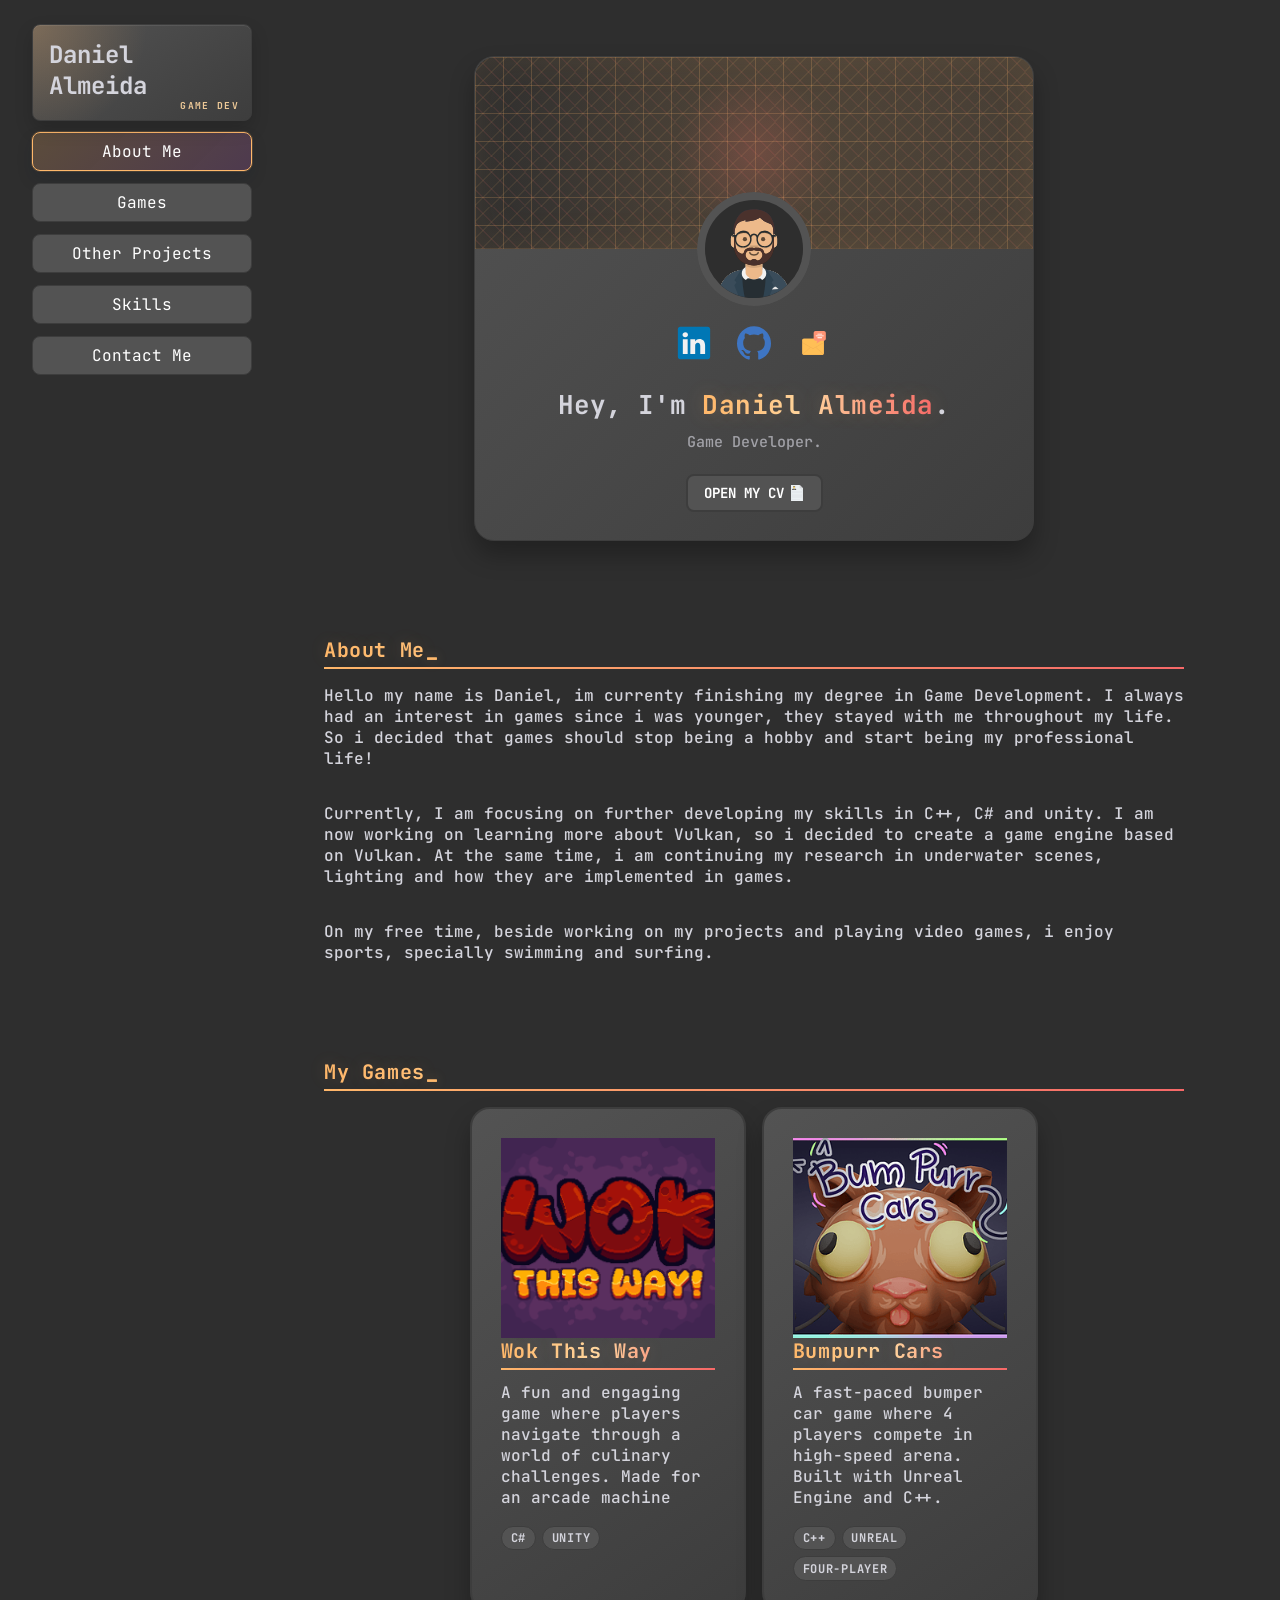
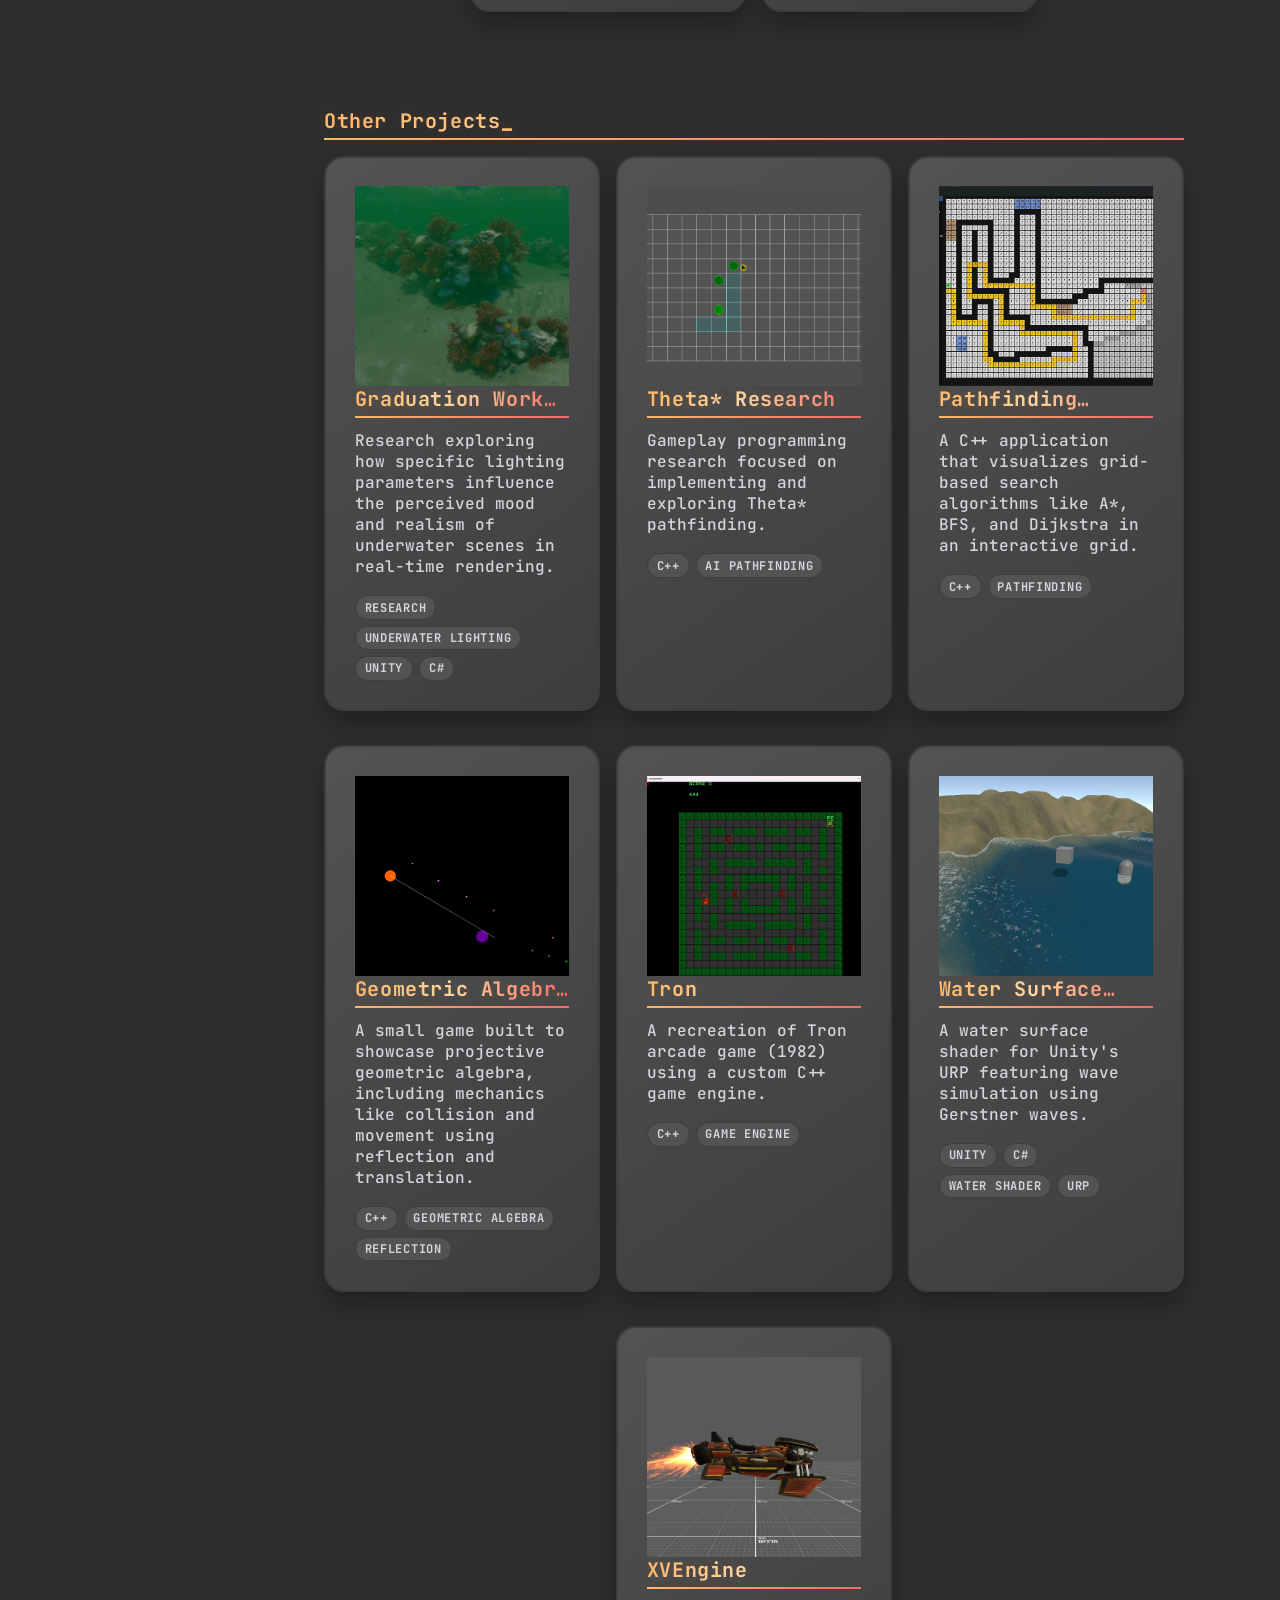
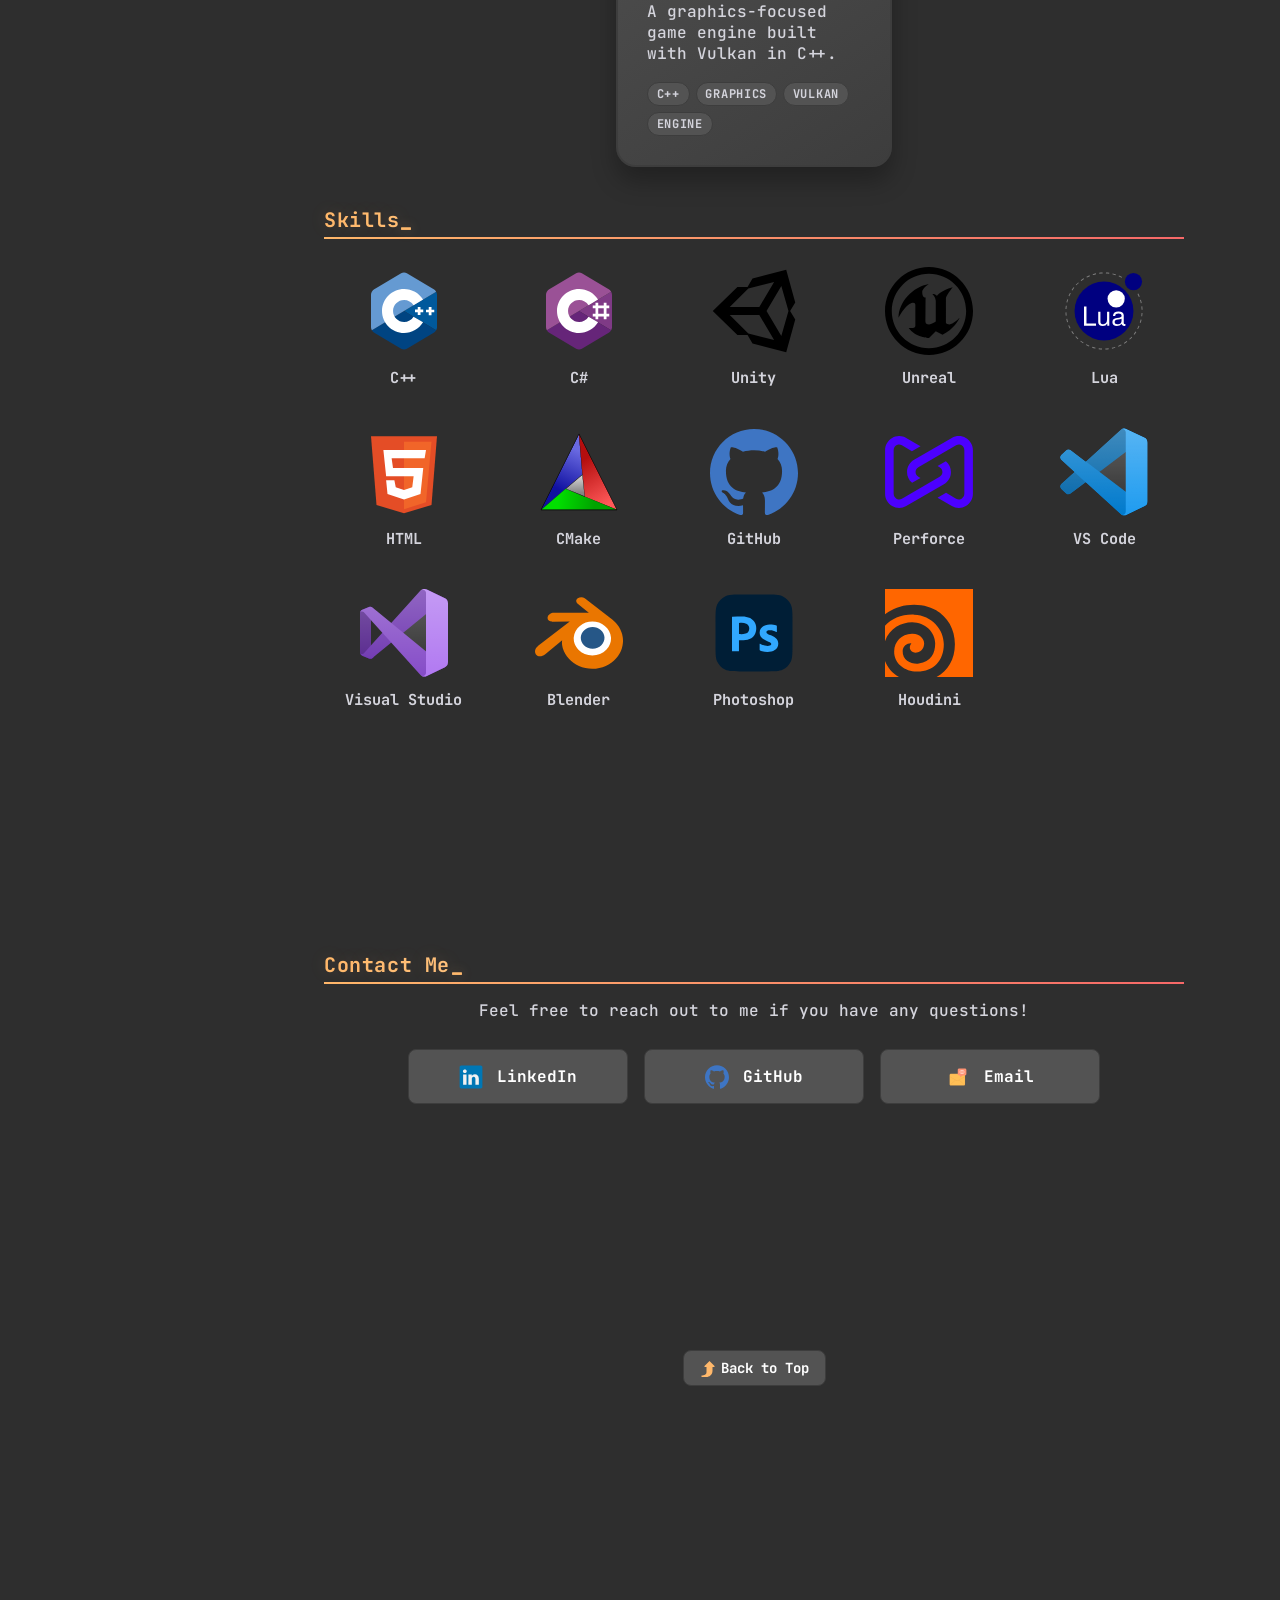
<file: index.html>
<!DOCTYPE html>
<html lang="en">
	<head>
		<meta charset="utf-8">
    <link rel="icon" href="./assets/icons/avatar.svg" />
		<title>Daniel Almeida</title>
    <meta name="description" content="Portfolio">
    <meta name="viewport" content="width=device-width, initial-scale=1" />

    <link rel="preconnect" href="https://fonts.googleapis.com">
    <link rel="preconnect" href="https://fonts.gstatic.com" crossorigin>
    <link href="https://fonts.googleapis.com/css2?family=JetBrains+Mono:wght@400;500;700&display=swap" rel="stylesheet">

		<link rel="stylesheet" href="./css/layout.css">
    <link rel="stylesheet" href="./css/typography.css">
    <link rel="stylesheet" href="./css/utilities.css">

		<script defer src="./js/script.js"></script>
	</head>
	<body>
    <div class="site-header">
      <div class="nav-title">Daniel Almeida</div>
      <button class="nav-toggle" type="button" aria-expanded="false" aria-controls="site-nav">Menu</button>
    </div>

    <div class="navbar" id="site-nav">
      <div class="nav-primary">
        <div class="nav-index">
          <a class="button" href="#about-section">About Me</a>
          <a class="button" href="#my-work-section">Games</a>
          <a class="button" href="#other-projects-section">Other Projects</a>
          <a class="button" href="#skills-section">Skills</a>
          <a class="button" href="#contact-section">Contact Me</a>
        </div>
      </div>
    </div>

    <div id="main-content">
      <div id="portfolio-header">
        <div id="portfolio-header-image-container">
          <img src="./assets/icons/avatar.svg" class="portfolio-header-image">
        </div>
        <div class="hero-contact-links" aria-label="Contact links">
          <a class="hero-contact-link" target="_blank" rel="noopener noreferrer" href="https://linkedin.com/in/daniel-almeida-in" aria-label="LinkedIn">
            <img src="./assets/icons/linkedin1.svg" class="hero-contact-icon" alt="" />
          </a>
          <a class="hero-contact-link" target="_blank" rel="noopener noreferrer" href="https://github.com/daniellopesalmeida" aria-label="GitHub">
            <img src="./assets/icons/github1.svg" class="hero-contact-icon" alt="" />
          </a>
          <a class="hero-contact-link" href="mailto:dani.almeida.dla@gmail.com" aria-label="Email">
            <img src="./assets/icons/mail1.svg" class="hero-contact-icon" alt="" />
          </a>
        </div>
        <div id="portfolio-header-text-container">
            <div class="header-text">
              <span class="main-title">Hey, I'm <span class="hero-name">Daniel Almeida</span>.</span>
              <div class="body-text">Game Developer.</div>
            </div>
            <a class="button" id="my-work-link" href="./assets/documents/CV_Daniel_Almeida.pdf" target="_blank" rel="noopener noreferrer">
              <span class="button-text">Open My CV</span> 
              <img src="./assets/icons/curriculum-vitae-resume-svgrepo-com.svg" class="right-arrow-icon" alt="CV icon" />
            </a>
        </div>
      </div>

      <div id="about-section">
        <span class="subheader-text">About Me</span>
        <div class="about-section-content">
          <div class="body-text">Hello my name is Daniel, im currenty finishing my degree in Game Development. I always had an interest in games since i was younger, they stayed with me throughout my life. So i decided that games should stop being a hobby and start being my professional life!</div>
          <div class="body-text">Currently, I am focusing on further developing my skills in C++, C# and unity. I am now working on learning more about Vulkan, so i decided to create a game engine based on Vulkan. At the same time, i am continuing my research in underwater scenes, lighting and how they are implemented in games.</div>
          <div class="body-text">On my free time, beside working on my projects and playing video games, i enjoy sports, specially swimming and surfing.  </div>
        </div>
      </div>

      <div id="my-work-section">
        <span class="subheader-text">My Games</span>

        <div class="projects-container">
          <a class="project-card project-card-link" href="./project/wok-this-way.html" data-tags="C#, Unity">
            <img src="./assets/images/wokthisway1.png" class="project-image" alt="Wok This Way">
            <div class="project-card-text-container">
              <div class="subheader-text project-title">Wok This Way</div>
              <div class="body-text project-card-text">A fun and engaging game where players navigate through a world of culinary challenges. Made for an arcade machine</div>
            </div>
          </a>
          <a class="project-card project-card-link" href="./project/bumpurr-cars.html" data-tags="C++, Unreal, Four-Player">
            <img src="./assets/images/bumpurrCarsLogo2.png" class="project-image" alt="Bumpurr Cars">
            <div class="project-card-text-container">
              <div class="subheader-text project-title">Bumpurr Cars</div>
              <div class="body-text project-card-text">A fast-paced bumper car game where 4 players compete in high-speed arena. Built with Unreal Engine and C++.</div>
            </div>
          </a>
        </div>
      </div>

      <div id="other-projects-section">
        <div class="content-subsection">
          <span class="subheader-text">Other Projects</span>

          <div class="projects-container">
            <a class="project-card project-card-link" href="./project/graduation-work-research.html" data-tags="Research, Underwater Lighting, Unity, C#">
              <img src="./assets/images/GraduationWork/GWimage.png" class="project-image" alt="Graduation Work Research">
              <div class="project-card-text-container">
                <div class="subheader-text project-title">Graduation Work Research</div>
                <div class="body-text project-card-text">Research exploring how specific lighting parameters influence the perceived mood and realism of underwater scenes in real-time rendering.</div>
              </div>
            </a>
            <a class="project-card project-card-link" href="./project/theta-star-research.html" data-tags="C++, AI Pathfinding">
              <img src="./assets/images/thetastar.png" class="project-image" alt="Theta* research project">
              <div class="project-card-text-container">
                <div class="subheader-text project-title">Theta* Research</div>
                <div class="body-text project-card-text">Gameplay programming research focused on implementing and exploring Theta* pathfinding.</div>
              </div>
            </a>
            <a class="project-card project-card-link" href="./project/pathfinding-visualizer.html" data-tags="C++, Pathfinding">
              <img src="./assets/images/PathfindingAlgorithms/pathfindingAStar.png" class="project-image" alt="Pathfinding Visualizer">
              <div class="project-card-text-container">
                <div class="subheader-text project-title">Pathfinding Visualizer</div>
                <div class="body-text project-card-text">A C++ application that visualizes grid-based search algorithms like A*, BFS, and Dijkstra in an interactive grid.</div>
              </div>
            </a>
            <a class="project-card project-card-link" href="./project/geoa-mini-game.html" data-tags="C++, Geometric Algebra, Reflection">
              <img src="./assets/images/geoa.png" class="project-image" alt="Projective geometric algebra mini game">
              <div class="project-card-text-container">
                <div class="subheader-text project-title">Geometric Algebra Mini Game</div>
                <div class="body-text project-card-text">A small game built to showcase projective geometric algebra, including mechanics like collision and movement using reflection and translation.</div>
              </div>
            </a>
            <a class="project-card project-card-link" href="./project/tron.html" data-tags="C++, Game Engine">
              <img src="./assets/images/Tron/tronImage.png" class="project-image" alt="Tron Game Engine">
              <div class="project-card-text-container">
                <div class="subheader-text project-title">Tron</div>
                <div class="body-text project-card-text">A recreation of Tron arcade game (1982) using a custom C++ game engine.</div>
              </div>
            </a>
            <a class="project-card project-card-link" href="./project/water-surface-unity.html" data-tags="Unity, C#, Water Shader, URP">
              <img src="./assets/images/WaterShader/watterShaderImage.png" class="project-image" alt="Water Surface Shader">
              <div class="project-card-text-container">
                <div class="subheader-text project-title">Water Surface Shader</div>
                <div class="body-text project-card-text">A water surface shader for Unity's URP featuring wave simulation using Gerstner waves.</div>
              </div>
            </a>
            <a class="project-card project-card-link" href="./project/xv-engine.html" data-tags="C++, Graphics, Vulkan, Engine">
              <img src="./assets/images/XVEngine/vehicle1.png" class="project-image" alt="XV Engine Vulkan Graphics">
              <div class="project-card-text-container">
                <div class="subheader-text project-title">XVEngine</div>
                <div class="body-text project-card-text">A graphics-focused game engine built with Vulkan in C++.</div>
              </div>
            </a>
          </div>
        </div>

        <div class="content-subsection skills-section" id="skills-section">
          <div class="subheader-text">Skills</div>
          <div class="skills-grid">
            <div class="skill-card">
              <div class="skill-icon">
                <img src="./assets/icons/cpp-svgrepo-com.svg" class="skill-icon-image" alt="C++ logo" />
              </div>
              <div class="skill-label">C++</div>
            </div>
            <div class="skill-card">
              <div class="skill-icon">
                <img src="./assets/icons/csharp-svgrepo-com.svg" class="skill-icon-image" alt="C# logo" />
              </div>
              <div class="skill-label">C#</div>
            </div>
            <div class="skill-card">
              <div class="skill-icon">
                <img src="./assets/icons/unity-svgrepo-com.svg" class="skill-icon-image" alt="Unity logo" />
              </div>
              <div class="skill-label">Unity</div>
            </div>
            <div class="skill-card">
              <div class="skill-icon">
                <img src="./assets/icons/unreal-engine-svgrepo-com.svg" class="skill-icon-image" alt="Unreal Engine logo" />
              </div>
              <div class="skill-label">Unreal</div>
            </div>
            <div class="skill-card">
              <div class="skill-icon">
                <img src="./assets/icons/lua-svgrepo-com.svg" class="skill-icon-image" alt="Lua logo" />
              </div>
              <div class="skill-label">Lua</div>
            </div>
            <div class="skill-card">
              <div class="skill-icon">
                <img src="./assets/icons/html-5-svgrepo-com.svg" class="skill-icon-image" alt="HTML logo" />
              </div>
              <div class="skill-label">HTML</div>
            </div>
            <div class="skill-card">
              <div class="skill-icon">
                <img src="./assets/icons/cmake-svgrepo-com.svg" class="skill-icon-image" alt="CMake logo" />
              </div>
              <div class="skill-label">CMake</div>
            </div>
            <div class="skill-card">
              <div class="skill-icon">
                <img src="./assets/icons/github1.svg" class="skill-icon-image" alt="GitHub logo" />
              </div>
              <div class="skill-label">GitHub</div>
            </div>
            <div class="skill-card">
              <div class="skill-icon">
                <img src="./assets/icons/Logo-perforce-icon-reg.svg" class="skill-icon-image" alt="Perforce logo" />
              </div>
              <div class="skill-label">Perforce</div>
            </div>
            <div class="skill-card">
              <div class="skill-icon">
                <img src="./assets/icons/visual-studio-code-svgrepo-com.svg" class="skill-icon-image" alt="VS Code logo" />
              </div>
              <div class="skill-label">VS Code</div>
            </div>
            <div class="skill-card">
              <div class="skill-icon">
                <img src="./assets/icons/visual-studio-svgrepo-com.svg" class="skill-icon-image" alt="Visual Studio logo" />
              </div>
              <div class="skill-label">Visual Studio</div>
            </div>
            <div class="skill-card">
              <div class="skill-icon">
                <img src="./assets/icons/blender-svgrepo-com.svg" class="skill-icon-image" alt="Blender logo" />
              </div>
              <div class="skill-label">Blender</div>
            </div>
            <div class="skill-card">
              <div class="skill-icon">
                <img src="./assets/icons/adobe-photoshop-svgrepo-com.svg" class="skill-icon-image" alt="Photoshop logo" />
              </div>
              <div class="skill-label">Photoshop</div>
            </div>
            <div class="skill-card">
              <div class="skill-icon">
                <img src="./assets/icons/houdini_badge_flat.svg" class="skill-icon-image" alt="Houdini logo" />
              </div>
              <div class="skill-label">Houdini</div>
            </div>
          </div>
        </div>
      </div>

      <div id="contact-section">
        <span class="subheader-text">Contact Me</span>
        <div class="contact-section-content">
          <div class="contact-intro">
            <div class="body-text">Feel free to reach out to me if you have any questions!</div>
          </div>
          <div class="contact-links">
            <a class="contact-card" target="_blank" href="https://linkedin.com/in/daniel-almeida-in">
              <img src="./assets/icons/linkedin1.svg" class="footer-icon" alt="LinkedIn" />
              <span class="contact-label">LinkedIn</span>
            </a>
            <a class="contact-card" target="_blank" href="https://github.com/daniellopesalmeida">
              <img src="./assets/icons/github1.svg" class="footer-icon" alt="GitHub" />
              <span class="contact-label">GitHub</span>
            </a>
            <a class="contact-card" href="mailto:dani.almeida.dla@gmail.com">
              <img src="./assets/icons/mail1.svg" class="footer-icon" alt="Email" />
              <span class="contact-label">Email</span>
            </a>
          </div>
        </div>
      </div>

      <div class="back-to-top-section">
        <a class="button back-to-top-button" href="#portfolio-header">
          <img src="./assets/icons/return-back-svgrepo-com.svg" class="right-arrow-icon back-to-top-icon" alt="Back to top" />
          <span class="button-text">Back to Top</span>
        </a>
      </div>

      <div id="page-end-spacer" aria-hidden="true"></div>
    </div>

	</body>
</html>
</file>
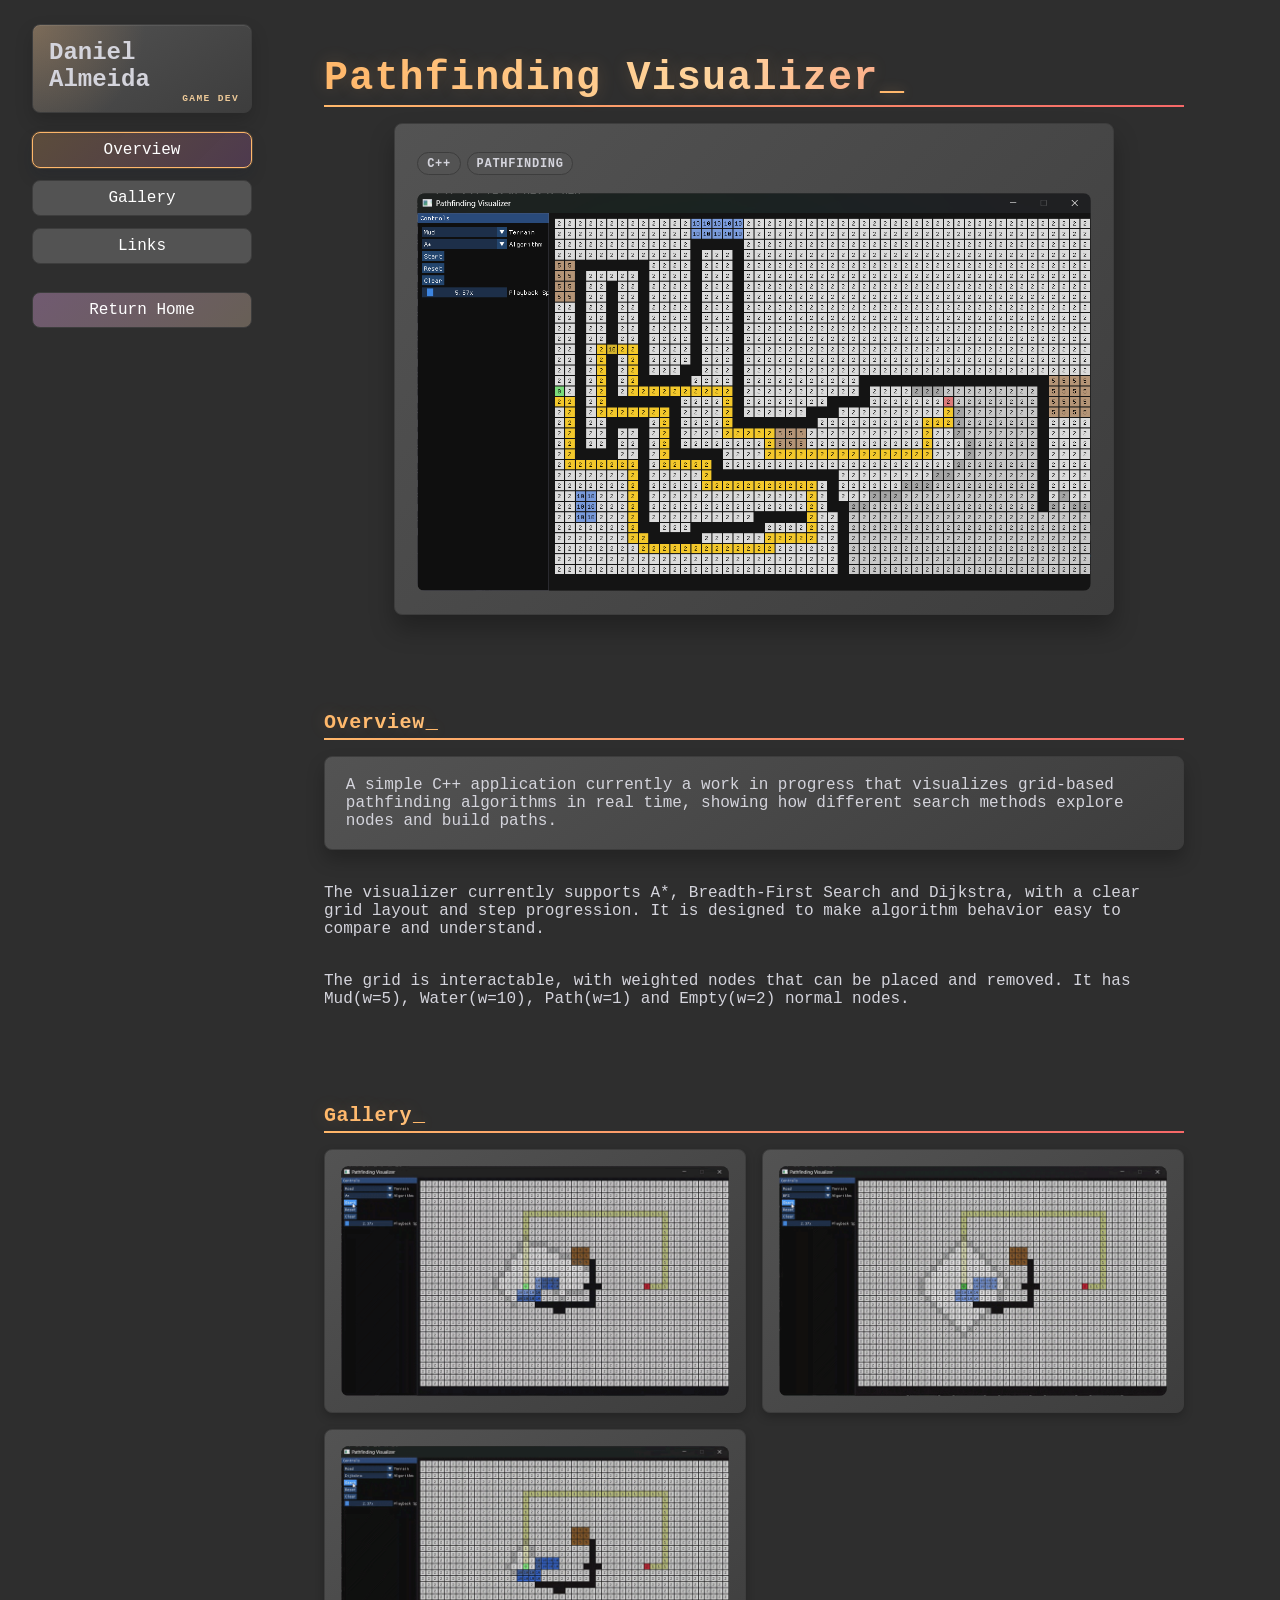
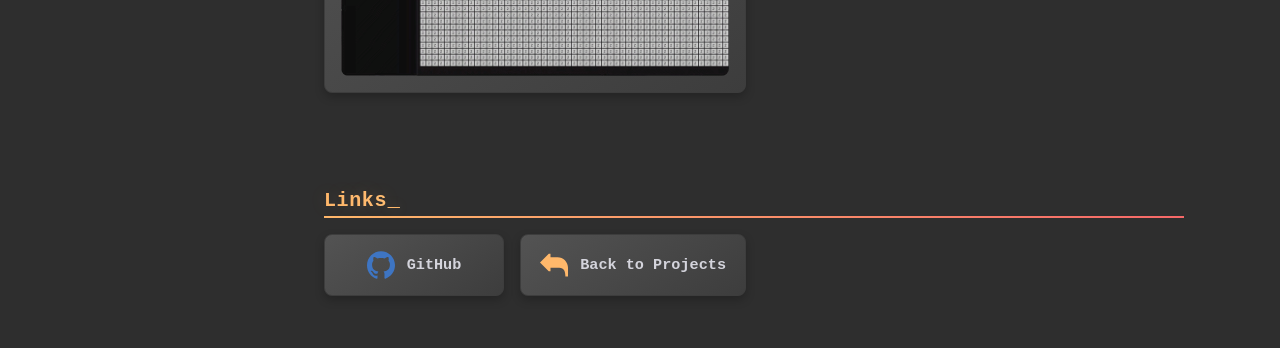
<file: project/pathfinding-visualizer.html>
<!DOCTYPE html>
<html lang="en">
	<head>
		<meta charset="utf-8">
    <link rel="icon" href="../assets/icons/avatar.svg" />
		<title>Pathfinding Visualizer | Daniel Almeida</title>
    <meta name="description" content="Pathfinding Visualizer project page" />
    <meta name="viewport" content="width=device-width, initial-scale=1" />

		<link rel="stylesheet" href="../css/layout.css">
    <link rel="stylesheet" href="../css/typography.css">
    <link rel="stylesheet" href="../css/utilities.css">

		<script defer src="../js/script.js"></script>
	</head>
	<body>
    <div class="site-header">
      <div class="nav-title">Daniel Almeida</div>
      <button class="nav-toggle" type="button" aria-expanded="false" aria-controls="site-nav">Menu</button>
    </div>

    <div class="navbar" id="site-nav">
      <div class="nav-primary">
        <div class="nav-index">
          <a class="button" href="#project-details">Overview</a>
          <a class="button" href="#project-gallery">Gallery</a>
          <a class="button" href="#project-links">Links</a>
          <a class="button nav-return-button" href="../index.html">Return Home</a>
        </div>
      </div>
    </div>

    <div id="main-content">
      <div id="project-header" data-tags="C++, Pathfinding">
        <div class="project-page-title">Pathfinding Visualizer</div>
        <div class="project-hero-card">
          <div class="project-tags"></div>
          <img class="project-header-image" src="../assets/images/PathfindingAlgorithms/pathfindingAStar.png" alt="Pathfinding Visualizer hero image" />
        </div>
      </div>

      <div id="project-details">
        <div class="subheader-text">Overview</div>
        <div class="project-details-content">
          <div class="project-summary-card">
            <div class="body-text">A simple C++ application currently a work in progress that visualizes grid-based pathfinding algorithms in real time, showing how different search methods explore nodes and build paths.</div>
          </div>
          <div class="body-text">The visualizer currently supports A*, Breadth-First Search and Dijkstra, with a clear grid layout and step progression. It is designed to make algorithm behavior easy to compare and understand.</div>
          <div class="body-text">The grid is interactable, with weighted nodes that can be placed and removed. It has Mud(w=5), Water(w=10), Path(w=1) and Empty(w=2) normal nodes.</div>
        </div>
      </div>

      <div id="project-gallery">
        <div class="subheader-text">Gallery</div>
        <div class="project-gallery-content">
          <div class="gallery-image-container half-width">
            <img src="../assets/images/PathfindingAlgorithms/AStar.gif" class="gallery-image" alt="A* algorithm visualization" />
          </div>
          <div class="gallery-image-container half-width">
            <img src="../assets/images/PathfindingAlgorithms/BFS.gif" class="gallery-image" alt="Breadth-first search visualization" />
          </div>
          <div class="gallery-image-container">
            <img src="../assets/images/PathfindingAlgorithms/Dijkstra.gif" class="gallery-image" alt="Dijkstra pathfinding visualization" />
          </div>
        </div>
      </div>

      <div id="project-links">
        <div class="subheader-text">Links</div>
        <div class="project-links-grid">
          <a class="project-link-card" target="_blank" href="https://github.com/daniellopesalmeida/PathfindingAlgorithms">
            <img src="../assets/icons/github1.svg" class="footer-icon" alt="GitHub" />
            <span class="project-link-label">GitHub</span>
          </a>
          <a class="project-link-card back-projects-link" href="../index.html#other-projects-section">
            <img src="../assets/icons/return-back-svgrepo-com.svg" class="footer-icon" alt="Back to projects" />
            <span class="project-link-label">Back to Projects</span>
          </a>
        </div>
      </div>
    </div>
	</body>
</html>
</file>
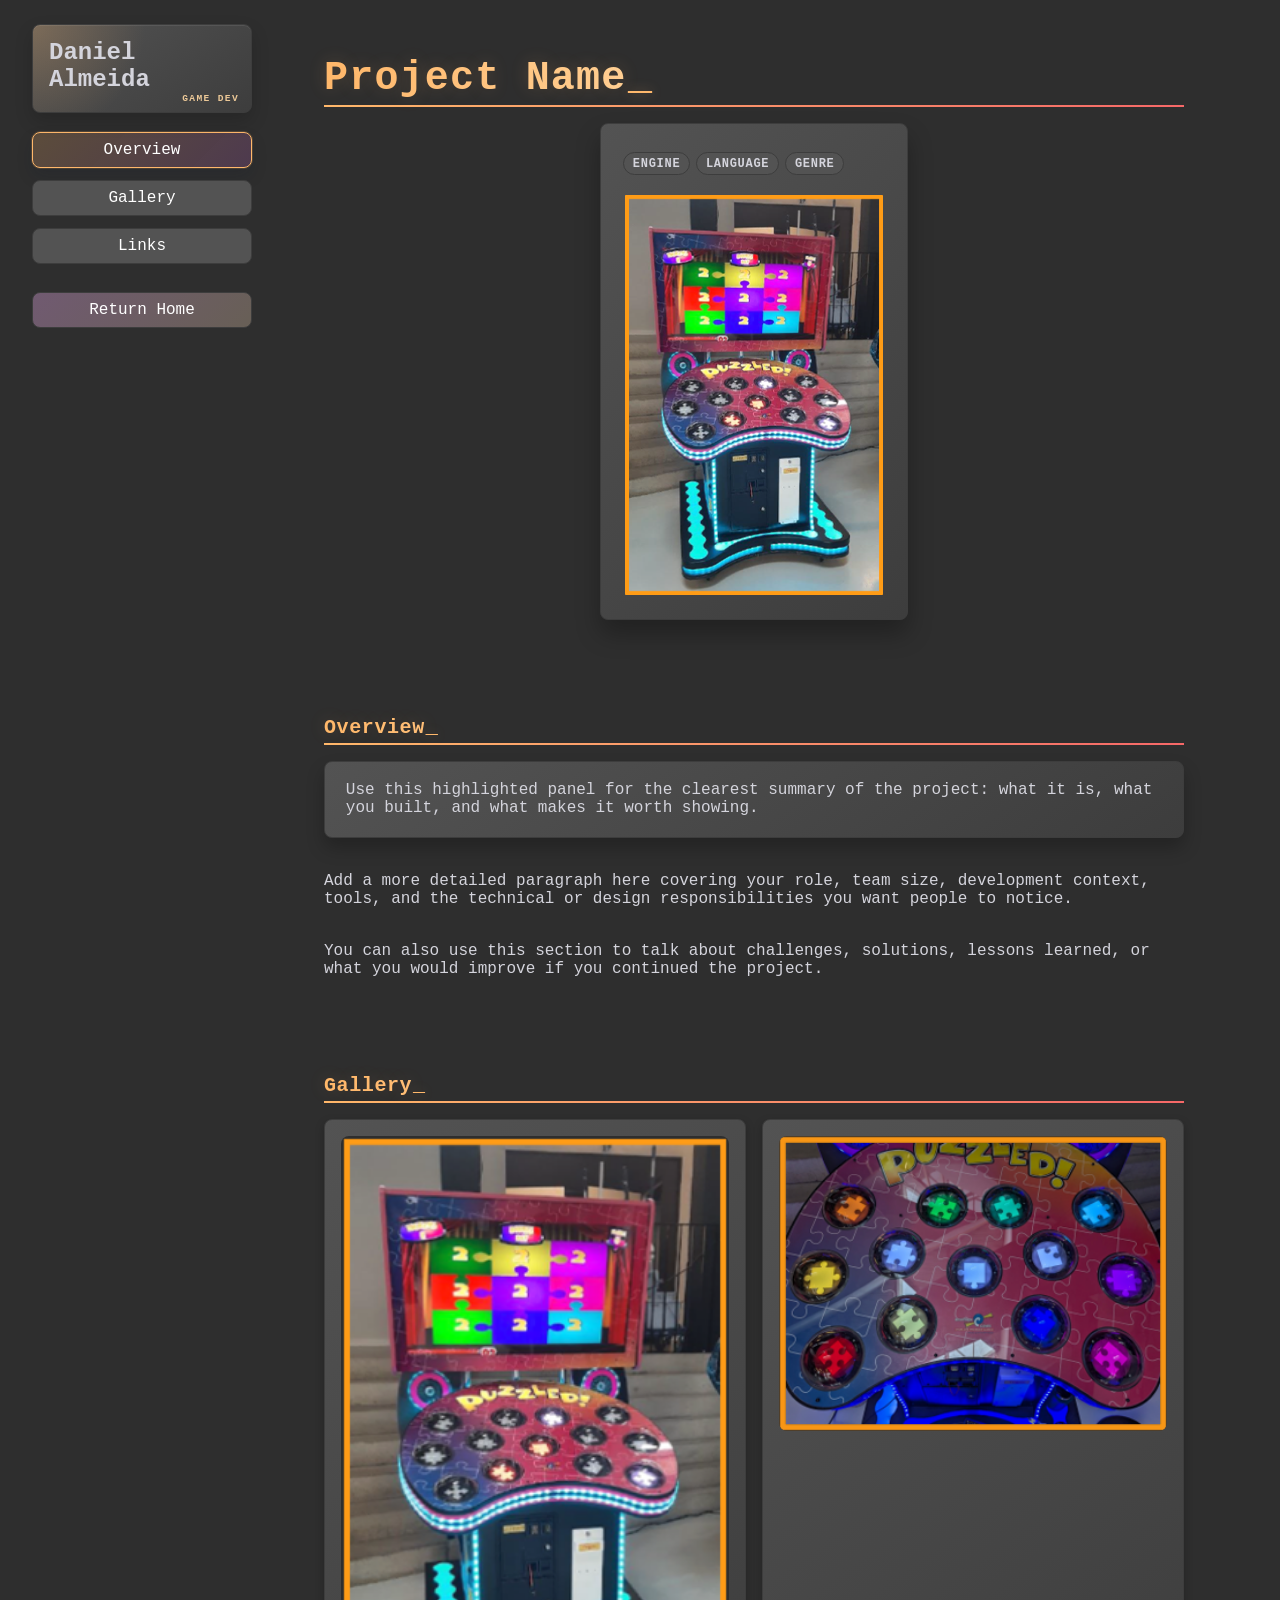
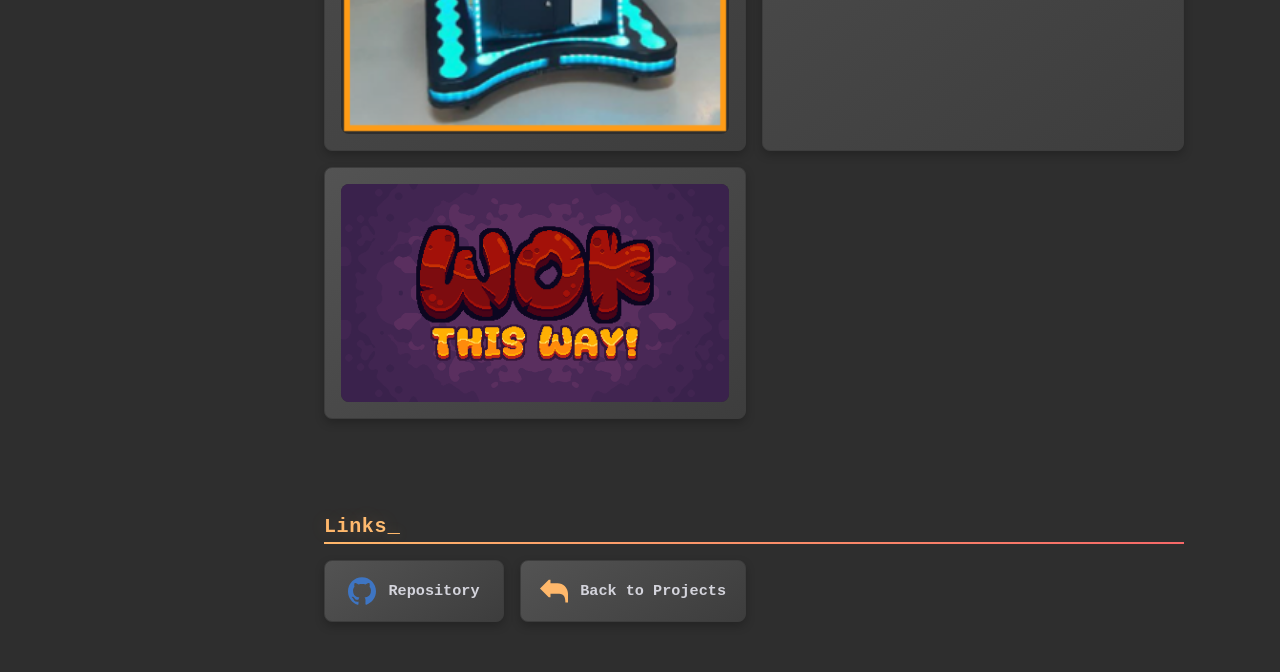
<file: project/project.html>
<!DOCTYPE html>
<html lang="en">
	<head>
		<meta charset="utf-8">
    <link rel="icon" href="../assets/icons/avatar.svg" />
		<title>Project Name | Daniel Almeida</title>
    <meta name="description" content="Project page template" />
    <meta name="viewport" content="width=device-width, initial-scale=1" />

		<link rel="stylesheet" href="../css/layout.css">
    <link rel="stylesheet" href="../css/typography.css">
    <link rel="stylesheet" href="../css/utilities.css">

		<script defer src="../js/script.js"></script>
	</head>
	<body>
    <div class="site-header">
      <div class="nav-title">Daniel Almeida</div>
      <button class="nav-toggle" type="button" aria-expanded="false" aria-controls="site-nav">Menu</button>
    </div>

    <div class="navbar" id="site-nav">
      <div class="nav-primary">
        <div class="nav-index">
          <a class="button" href="#project-details">Overview</a>
          <a class="button" href="#project-gallery">Gallery</a>
          <a class="button" href="#project-links">Links</a>
          <a class="button nav-return-button" href="../index.html">Return Home</a>
        </div>
      </div>
    </div>

    <div id="main-content">
      <div id="project-header" data-tags="Engine, Language, Genre">
        <div class="project-page-title">Project Name</div>
        <div class="project-hero-card">
          <div class="project-tags"></div>
          <img class="project-header-image" src="../assets/images/originalMachine.png" alt="Project hero image" />
        </div>
      </div>

      <div id="project-details">
        <div class="subheader-text">Overview</div>
        <div class="project-details-content">
          <div class="project-summary-card">
            <div class="body-text">Use this highlighted panel for the clearest summary of the project: what it is, what you built, and what makes it worth showing.</div>
          </div>
          <div class="body-text">Add a more detailed paragraph here covering your role, team size, development context, tools, and the technical or design responsibilities you want people to notice.</div>
          <div class="body-text">You can also use this section to talk about challenges, solutions, lessons learned, or what you would improve if you continued the project.</div>
        </div>
      </div>

        <div id="project-gallery">
        <div class="subheader-text">Gallery</div>
        <div class="project-gallery-content">
          <div class="gallery-image-container half-width">
            <img src="../assets/images/originalMachine.png" class="gallery-image" alt="Project image one">
          </div>
          <div class="gallery-image-container half-width">
            <img src="../assets/images/originalMachine2.png" class="gallery-image" alt="Project image two">
          </div>
          <div class="gallery-image-container">
            <img src="../assets/images/wokthisway1.png" class="gallery-image" alt="Project image three">
          </div>
        </div>
      </div>

      <div id="project-links">
        <div class="subheader-text">Links</div>
        <div class="project-links-grid">
          <a class="project-link-card" target="_blank" href="https://github.com/daniellopesalmeida">
            <img src="../assets/icons/github1.svg" class="footer-icon" alt="GitHub" />
            <span class="project-link-label">Repository</span>
          </a>
          <a class="project-link-card back-projects-link" href="../index.html#my-work-section">
            <img src="../assets/icons/return-back-svgrepo-com.svg" class="footer-icon" alt="Back to projects" />
            <span class="project-link-label">Back to Projects</span>
          </a>
        </div>
      </div>
    </div>
	</body>
</html>
</file>
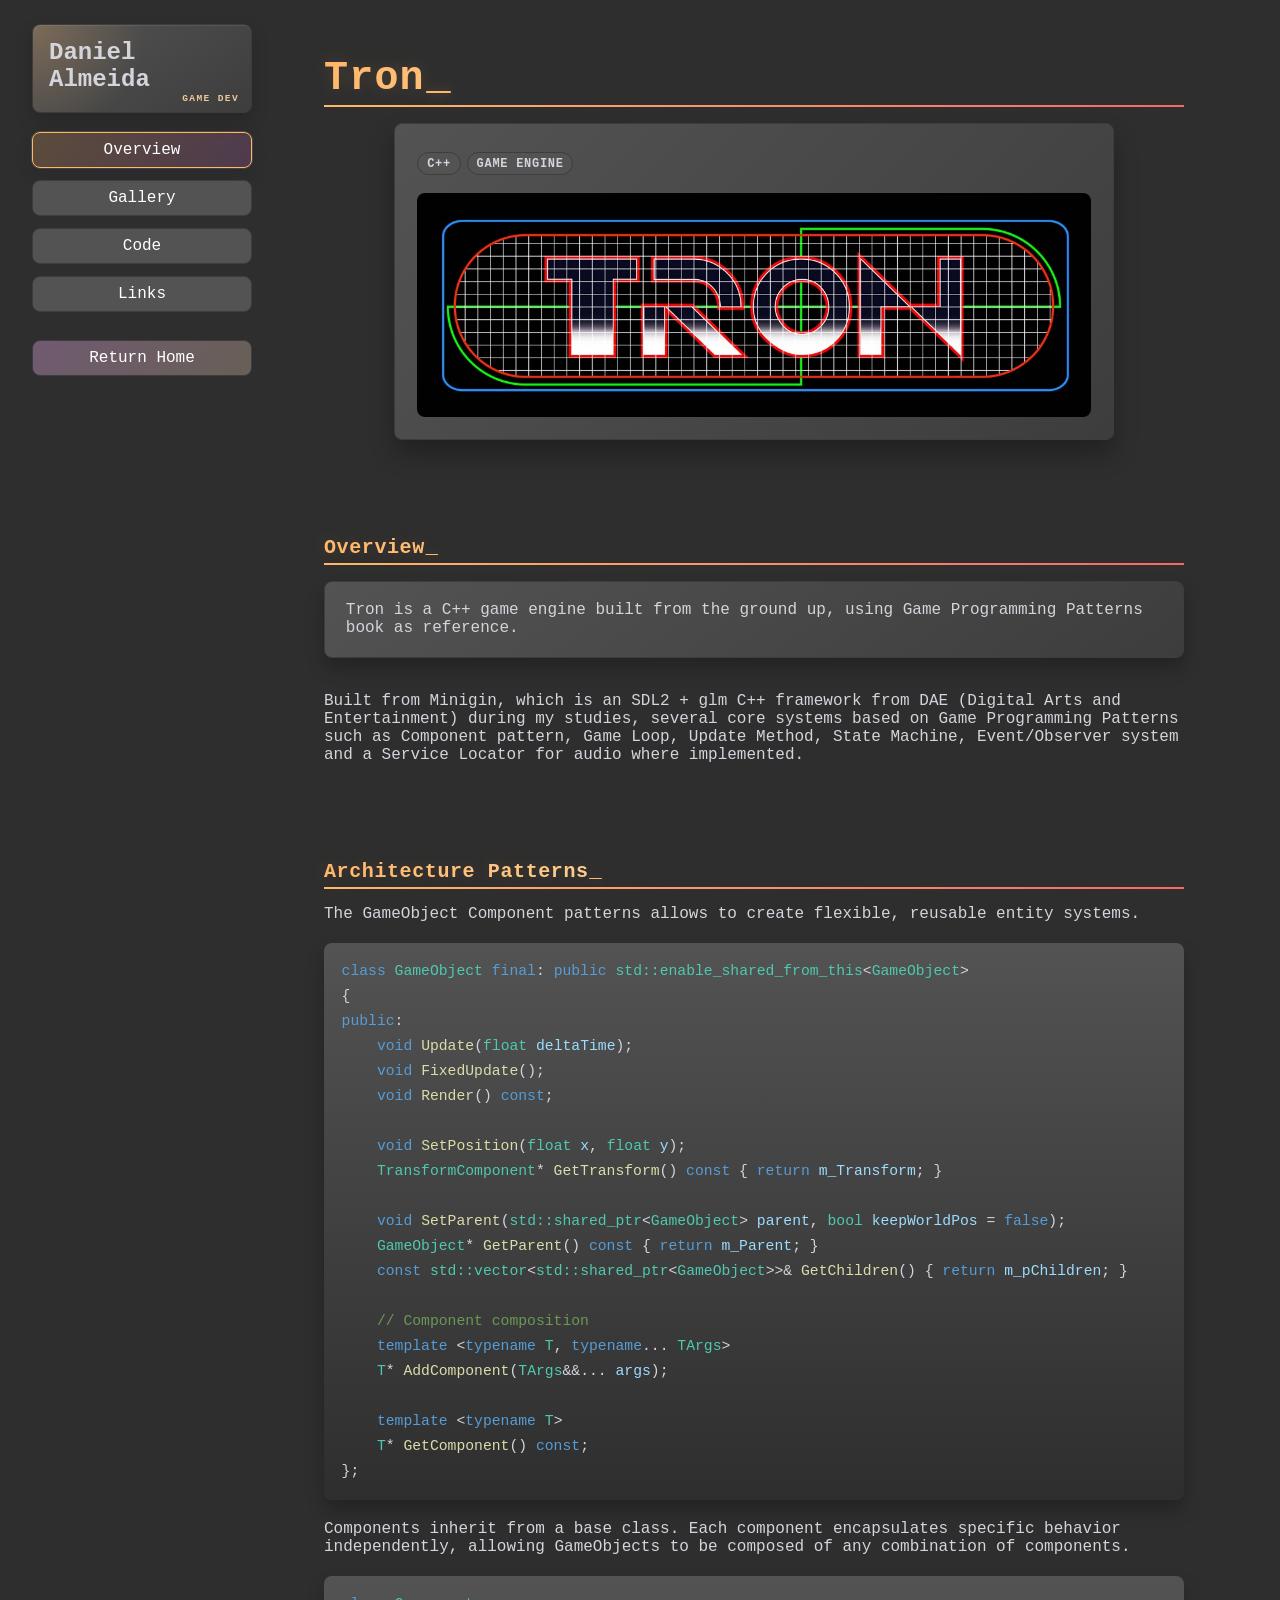
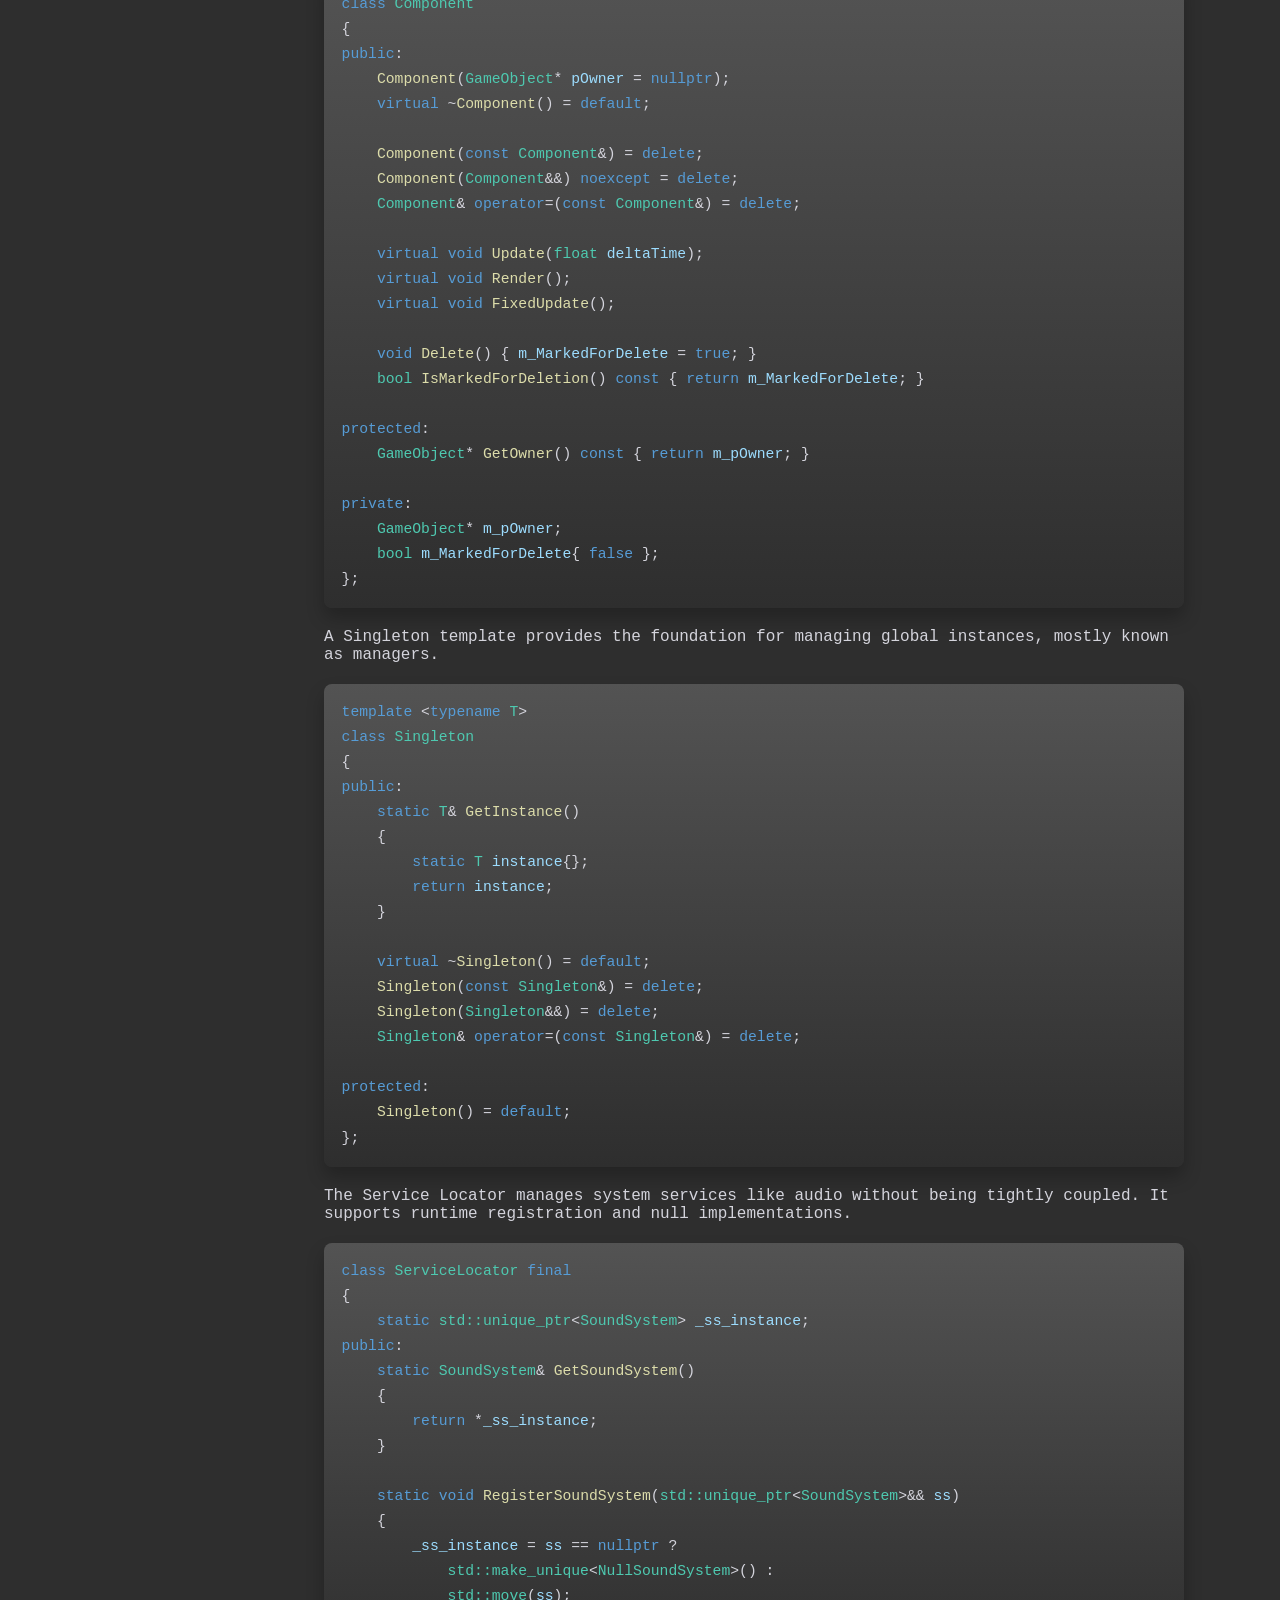
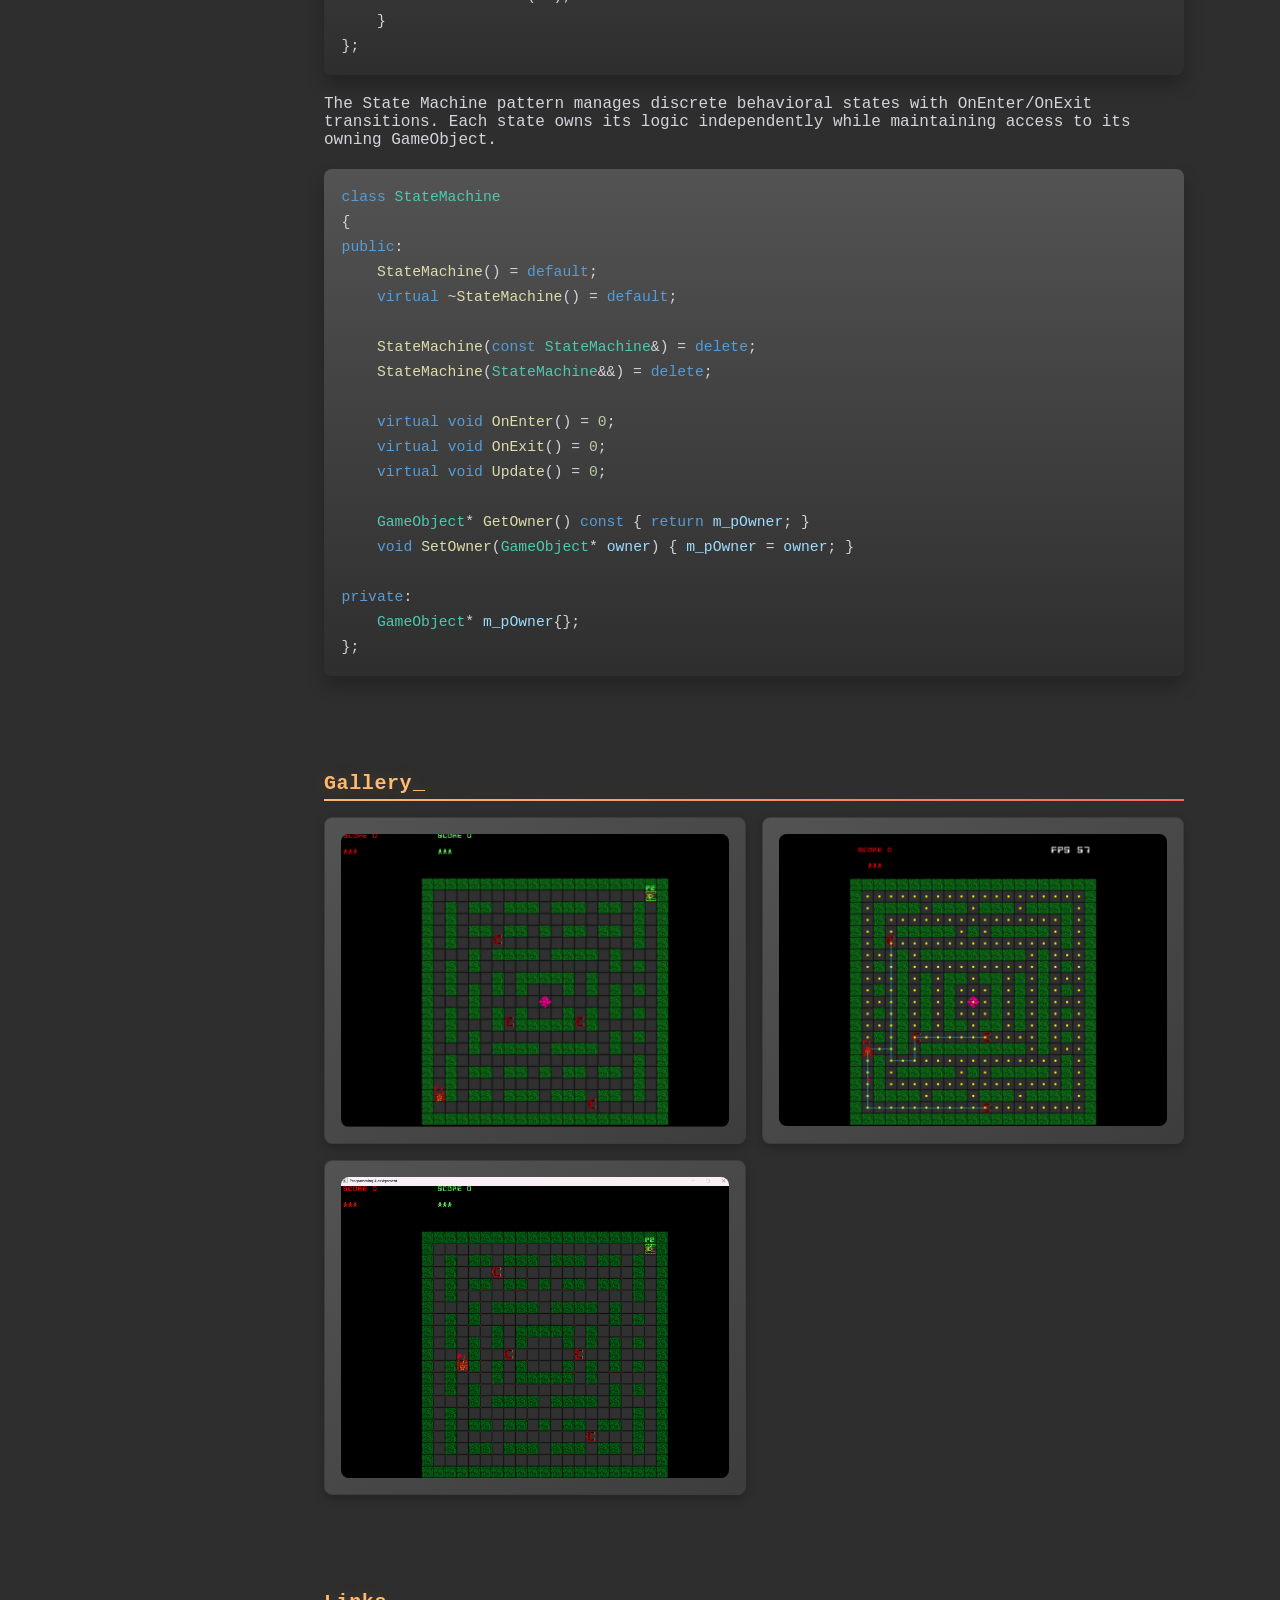
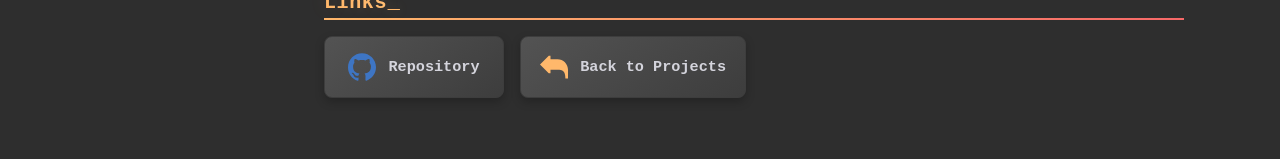
<file: project/tron.html>
<!DOCTYPE html>
<html lang="en">
	<head>
		<meta charset="utf-8">
    <link rel="icon" href="../assets/icons/avatar.svg" />
		<title>Tron | Daniel Almeida</title>
    <meta name="description" content="Tron C++ Game Engine project page" />
    <meta name="viewport" content="width=device-width, initial-scale=1" />

		<link rel="stylesheet" href="../css/layout.css">
    <link rel="stylesheet" href="../css/typography.css">
    <link rel="stylesheet" href="../css/utilities.css">

		<script defer src="../js/script.js"></script>
	</head>
	<body>
    <div class="site-header">
      <div class="nav-title">Daniel Almeida</div>
      <button class="nav-toggle" type="button" aria-expanded="false" aria-controls="site-nav">Menu</button>
    </div>

    <div class="navbar" id="site-nav">
      <div class="nav-primary">
        <div class="nav-index">
          <a class="button" href="#project-details">Overview</a>
          <a class="button" href="#project-gallery">Gallery</a>
          <a class="button" href="#project-code">Code</a>
          <a class="button" href="#project-links">Links</a>
          <a class="button nav-return-button" href="../index.html">Return Home</a>
        </div>
      </div>
    </div>

    <div id="main-content">
      <div id="project-header" data-tags="C++, Game Engine">
        <div class="project-page-title">Tron</div>
        <div class="project-hero-card">
          <div class="project-tags"></div>
          <img class="project-header-image" src="../assets/images/Tron/tron_marquee.jpg" alt="Tron Game Engine hero image" />
        </div>
      </div>

      <div id="project-details">
        <div class="subheader-text">Overview</div>
        <div class="project-details-content">
          <div class="project-summary-card">
            <div class="body-text">Tron is a C++ game engine built from the ground up, using Game Programming Patterns book as reference.</div>
          </div>
          <div class="body-text">Built from Minigin, which is an SDL2 + glm C++ framework from DAE (Digital Arts and Entertainment) during my studies, several core systems based on Game Programming Patterns such as Component pattern, Game Loop, Update Method, State Machine, Event/Observer system and a Service Locator for audio where implemented.</div>
        </div>
      </div>

      <div id="project-code">
        <div class="subheader-text">Architecture Patterns</div>
        <div class="project-code-content">
          <div class="body-text">The GameObject Component patterns allows to create flexible, reusable entity systems.</div>
          
          <div class="code-block-card">
<pre><code class="language-cpp"><span class="code-keyword">class</span> <span class="code-type">GameObject</span> <span class="code-keyword">final</span>: <span class="code-keyword">public</span> <span class="code-type">std::enable_shared_from_this</span>&lt;<span class="code-type">GameObject</span>&gt;
{
<span class="code-keyword">public</span>:
    <span class="code-keyword">void</span> <span class="code-function">Update</span>(<span class="code-type">float</span> <span class="code-identifier">deltaTime</span>);
    <span class="code-keyword">void</span> <span class="code-function">FixedUpdate</span>();
    <span class="code-keyword">void</span> <span class="code-function">Render</span>() <span class="code-keyword">const</span>;

    <span class="code-keyword">void</span> <span class="code-function">SetPosition</span>(<span class="code-type">float</span> <span class="code-identifier">x</span>, <span class="code-type">float</span> <span class="code-identifier">y</span>);
    <span class="code-type">TransformComponent</span>* <span class="code-function">GetTransform</span>() <span class="code-keyword">const</span> { <span class="code-keyword">return</span> <span class="code-identifier">m_Transform</span>; }

    <span class="code-keyword">void</span> <span class="code-function">SetParent</span>(<span class="code-type">std::shared_ptr</span>&lt;<span class="code-type">GameObject</span>&gt; <span class="code-identifier">parent</span>, <span class="code-type">bool</span> <span class="code-identifier">keepWorldPos</span> = <span class="code-keyword">false</span>);
    <span class="code-type">GameObject</span>* <span class="code-function">GetParent</span>() <span class="code-keyword">const</span> { <span class="code-keyword">return</span> <span class="code-identifier">m_Parent</span>; }
    <span class="code-keyword">const</span> <span class="code-type">std::vector</span>&lt;<span class="code-type">std::shared_ptr</span>&lt;<span class="code-type">GameObject</span>&gt;&gt;& <span class="code-function">GetChildren</span>() { <span class="code-keyword">return</span> <span class="code-identifier">m_pChildren</span>; }

    <span class="code-comment">// Component composition</span>
    <span class="code-keyword">template</span> &lt;<span class="code-keyword">typename</span> <span class="code-type">T</span>, <span class="code-keyword">typename</span>... <span class="code-type">TArgs</span>&gt;
    <span class="code-type">T</span>* <span class="code-function">AddComponent</span>(<span class="code-type">TArgs</span>&amp;&amp;... <span class="code-identifier">args</span>);

    <span class="code-keyword">template</span> &lt;<span class="code-keyword">typename</span> <span class="code-type">T</span>&gt;
    <span class="code-type">T</span>* <span class="code-function">GetComponent</span>() <span class="code-keyword">const</span>;
};</code></pre>
          </div>

          <div class="body-text">Components inherit from a base class. Each component encapsulates specific behavior independently, allowing GameObjects to be composed of any combination of components.</div>
          
          <div class="code-block-card">
<pre><code class="language-cpp"><span class="code-keyword">class</span> <span class="code-type">Component</span>
{
<span class="code-keyword">public</span>:
    <span class="code-function">Component</span>(<span class="code-type">GameObject</span>* <span class="code-identifier">pOwner</span> = <span class="code-keyword">nullptr</span>);
    <span class="code-keyword">virtual</span> ~<span class="code-function">Component</span>() = <span class="code-keyword">default</span>;

    <span class="code-function">Component</span>(<span class="code-keyword">const</span> <span class="code-type">Component</span>&amp;) = <span class="code-keyword">delete</span>;
    <span class="code-function">Component</span>(<span class="code-type">Component</span>&amp;&amp;) <span class="code-keyword">noexcept</span> = <span class="code-keyword">delete</span>;
    <span class="code-type">Component</span>&amp; <span class="code-keyword">operator</span>=(<span class="code-keyword">const</span> <span class="code-type">Component</span>&amp;) = <span class="code-keyword">delete</span>;

    <span class="code-keyword">virtual</span> <span class="code-keyword">void</span> <span class="code-function">Update</span>(<span class="code-type">float</span> <span class="code-identifier">deltaTime</span>);
    <span class="code-keyword">virtual</span> <span class="code-keyword">void</span> <span class="code-function">Render</span>();
    <span class="code-keyword">virtual</span> <span class="code-keyword">void</span> <span class="code-function">FixedUpdate</span>();

    <span class="code-keyword">void</span> <span class="code-function">Delete</span>() { <span class="code-identifier">m_MarkedForDelete</span> = <span class="code-keyword">true</span>; }
    <span class="code-type">bool</span> <span class="code-function">IsMarkedForDeletion</span>() <span class="code-keyword">const</span> { <span class="code-keyword">return</span> <span class="code-identifier">m_MarkedForDelete</span>; }

<span class="code-keyword">protected</span>:
    <span class="code-type">GameObject</span>* <span class="code-function">GetOwner</span>() <span class="code-keyword">const</span> { <span class="code-keyword">return</span> <span class="code-identifier">m_pOwner</span>; }

<span class="code-keyword">private</span>:
    <span class="code-type">GameObject</span>* <span class="code-identifier">m_pOwner</span>;
    <span class="code-type">bool</span> <span class="code-identifier">m_MarkedForDelete</span>{ <span class="code-keyword">false</span> };
};</code></pre>
          </div>
          <div class="body-text">A Singleton template provides the foundation for managing global instances, mostly known as managers.</div>
          
          <div class="code-block-card">
<pre><code class="language-cpp"><span class="code-keyword">template</span> &lt;<span class="code-keyword">typename</span> <span class="code-type">T</span>&gt;
<span class="code-keyword">class</span> <span class="code-type">Singleton</span>
{
<span class="code-keyword">public</span>:
    <span class="code-keyword">static</span> <span class="code-type">T</span>&amp; <span class="code-function">GetInstance</span>()
    {
        <span class="code-keyword">static</span> <span class="code-type">T</span> <span class="code-identifier">instance</span>{};
        <span class="code-keyword">return</span> <span class="code-identifier">instance</span>;
    }

    <span class="code-keyword">virtual</span> ~<span class="code-function">Singleton</span>() = <span class="code-keyword">default</span>;
    <span class="code-function">Singleton</span>(<span class="code-keyword">const</span> <span class="code-type">Singleton</span>&amp;) = <span class="code-keyword">delete</span>;
    <span class="code-function">Singleton</span>(<span class="code-type">Singleton</span>&amp;&amp;) = <span class="code-keyword">delete</span>;
    <span class="code-type">Singleton</span>&amp; <span class="code-keyword">operator</span>=(<span class="code-keyword">const</span> <span class="code-type">Singleton</span>&amp;) = <span class="code-keyword">delete</span>;

<span class="code-keyword">protected</span>:
    <span class="code-function">Singleton</span>() = <span class="code-keyword">default</span>;
};</code></pre>
          </div>

          <div class="body-text">The Service Locator manages system services like audio without being tightly coupled. It supports runtime registration and null implementations.</div>
          
          <div class="code-block-card">
<pre><code class="language-cpp"><span class="code-keyword">class</span> <span class="code-type">ServiceLocator</span> <span class="code-keyword">final</span>
{
    <span class="code-keyword">static</span> <span class="code-type">std::unique_ptr</span>&lt;<span class="code-type">SoundSystem</span>&gt; <span class="code-identifier">_ss_instance</span>;
<span class="code-keyword">public</span>:
    <span class="code-keyword">static</span> <span class="code-type">SoundSystem</span>&amp; <span class="code-function">GetSoundSystem</span>() 
    { 
        <span class="code-keyword">return</span> *<span class="code-identifier">_ss_instance</span>; 
    }

    <span class="code-keyword">static</span> <span class="code-keyword">void</span> <span class="code-function">RegisterSoundSystem</span>(<span class="code-type">std::unique_ptr</span>&lt;<span class="code-type">SoundSystem</span>&gt;&amp;&amp; <span class="code-identifier">ss</span>) 
    {
        <span class="code-identifier">_ss_instance</span> = <span class="code-identifier">ss</span> == <span class="code-keyword">nullptr</span> ? 
            <span class="code-type">std::make_unique</span>&lt;<span class="code-type">NullSoundSystem</span>&gt;() : 
            <span class="code-type">std::move</span>(<span class="code-identifier">ss</span>);
    }
};</code></pre>
          </div>

          <div class="body-text">The State Machine pattern manages discrete behavioral states with  OnEnter/OnExit transitions. Each state owns its logic independently while maintaining access to its owning GameObject.</div>
          
          <div class="code-block-card">
<pre><code class="language-cpp"><span class="code-keyword">class</span> <span class="code-type">StateMachine</span>
{
<span class="code-keyword">public</span>:
    <span class="code-function">StateMachine</span>() = <span class="code-keyword">default</span>;
    <span class="code-keyword">virtual</span> ~<span class="code-function">StateMachine</span>() = <span class="code-keyword">default</span>;

    <span class="code-function">StateMachine</span>(<span class="code-keyword">const</span> <span class="code-type">StateMachine</span>&amp;) = <span class="code-keyword">delete</span>;
    <span class="code-function">StateMachine</span>(<span class="code-type">StateMachine</span>&amp;&amp;) = <span class="code-keyword">delete</span>;

    <span class="code-keyword">virtual</span> <span class="code-keyword">void</span> <span class="code-function">OnEnter</span>() = <span class="code-number">0</span>;
    <span class="code-keyword">virtual</span> <span class="code-keyword">void</span> <span class="code-function">OnExit</span>() = <span class="code-number">0</span>;
    <span class="code-keyword">virtual</span> <span class="code-keyword">void</span> <span class="code-function">Update</span>() = <span class="code-number">0</span>;

    <span class="code-type">GameObject</span>* <span class="code-function">GetOwner</span>() <span class="code-keyword">const</span> { <span class="code-keyword">return</span> <span class="code-identifier">m_pOwner</span>; }
    <span class="code-keyword">void</span> <span class="code-function">SetOwner</span>(<span class="code-type">GameObject</span>* <span class="code-identifier">owner</span>) { <span class="code-identifier">m_pOwner</span> = <span class="code-identifier">owner</span>; }

<span class="code-keyword">private</span>:
    <span class="code-type">GameObject</span>* <span class="code-identifier">m_pOwner</span>{};
};</code></pre>
          </div>
        </div>
      </div>

      <div id="project-gallery">
        <div class="subheader-text">Gallery</div>
        <div class="project-gallery-content">
          <div class="gallery-image-container half-width">
            <img src="../assets/images/Tron/tronGif.gif" class="gallery-image" alt="Tron gameplay animation">
          </div>
          <div class="gallery-image-container half-width">
            <img src="../assets/images/Tron/tronGif2.gif" class="gallery-image" alt="Tron second gameplay animation">
          </div>
          <div class="gallery-image-container half-width">
            <img src="../assets/images/Tron/tronImage.png" class="gallery-image" alt="Tron gameplay screenshot">
          </div>
        </div>
      </div>

      <div id="project-links">
        <div class="subheader-text">Links</div>
        <div class="project-links-grid">
          <a class="project-link-card" target="_blank" href="https://github.com/daniellopesalmeida/Tron">
            <img src="../assets/icons/github1.svg" class="footer-icon" alt="GitHub" />
            <span class="project-link-label">Repository</span>
          </a>
          <a class="project-link-card back-projects-link" href="../index.html#other-projects-section">
            <img src="../assets/icons/return-back-svgrepo-com.svg" class="footer-icon" alt="Back to projects" />
            <span class="project-link-label">Back to Projects</span>
          </a>
        </div>
      </div>
    </div>
	</body>
</html>
</file>
<file: css/layout.css>
* 
{
  box-sizing: border-box;
}

html {
  text-size-adjust: none;
  -webkit-text-size-adjust: none;
  -moz-text-size-adjust: none;
  -ms-text-size-adjust: none;
  
}

:root {
  --bg-color: #2e2e2e;        /* dark IDE background */
  --text-color: #d4d4dc;      /* light text */
  --primary-color: #ffb86b;   /* warm amber accent */
  --secondary-color: #535353; /* panel background */
  --accent-color: #f66868;    /* magenta highlight */
  --border-color: #3d3d3d;    /* outline */
  --white-color: #ffffff;
  --black-color: #000000;
  --transparent-color: transparent;
  --code-keyword-color: #569cd6;
  --code-type-color: #4ec9b0;
  --code-function-color: #dcdcaa;
  --code-identifier-color: #9cdcfe;
  --code-number-color: #b5cea8;
  --code-comment-color: #6a9955;
}

body {
  position: relative;
  margin: 0;
  -webkit-font-smoothing: antialiased;
  -moz-osx-font-smoothing: grayscale;
  background-color: var(--bg-color);
  background-repeat: no-repeat;
  background-size: 100% 100%;
  color: var(--text-color);
  overflow-x: hidden;
}




/* Main Page Layout */

#main-content {
  margin: 48px 40px 40px 308px;
  display: flex;
  flex-direction: column;
  gap: 96px;
}

/* Portfolio Header */

#portfolio-header {
  position: relative;
  display: flex;
  flex-direction: column;
  gap: 0;
  align-items: center;
  align-self: center;
  width: clamp(340px, 58vw, 560px);
  max-width: 100%;
  min-width: 320px;
  min-height: 470px;
  background: linear-gradient(135deg, var(--secondary-color), var(--border-color));
  border: 1px solid var(--border-color);
  border-radius: 20px;
  box-shadow: 0 14px 24px color-mix(in srgb, var(--black-color) 28%, var(--transparent-color));
  padding: 0 1.8rem 1.8rem;
  overflow: hidden;
}

#portfolio-header::after {
  content: "";
  position: absolute;
  inset: 0;
  background: linear-gradient(120deg, var(--transparent-color) 20%, color-mix(in srgb, var(--white-color) 18%, var(--transparent-color)), var(--transparent-color) 72%);
  transform: translateX(-120%);
  transition: transform 0.55s ease;
  pointer-events: none;
}

#portfolio-header:hover::after {
  transform: translateX(120%);
}

#portfolio-header-image-container {
  position: relative;
  width: calc(100% + 3.6rem);
  height: 192px;
  margin: 0 -1.8rem;
  display: flex;
  align-items: center;
  justify-content: center;
  flex: 0 0 auto;
  background:
    linear-gradient(color-mix(in srgb, var(--primary-color) 20%, var(--transparent-color)) 1px, var(--transparent-color) 1px),
    linear-gradient(90deg, color-mix(in srgb, var(--primary-color) 20%, var(--transparent-color)) 1px, var(--transparent-color) 1px),
    repeating-linear-gradient(45deg, color-mix(in srgb, var(--accent-color) 9%, var(--transparent-color)) 0 1px, var(--transparent-color) 1px 12px),
    repeating-linear-gradient(-45deg, color-mix(in srgb, var(--primary-color) 8%, var(--transparent-color)) 0 1px, var(--transparent-color) 1px 12px),
    radial-gradient(circle at center, color-mix(in srgb, var(--primary-color) 12%, var(--bg-color)) 0%, var(--bg-color) 100%);
  background-size:
    28px 28px,
    28px 28px,
    50px 50px,
    50px 50px,
    cover;
  border-bottom: 1px solid color-mix(in srgb, var(--primary-color) 18%, var(--transparent-color));
  box-shadow: inset 0 0 40px color-mix(in srgb, var(--primary-color) 10%, var(--transparent-color));
  border-radius: 20px 20px 0 0;
  overflow: visible;
}

#portfolio-header-image-container::before {
  content: "";
  position: absolute;
  inset: 0;
  background: linear-gradient(90deg, var(--transparent-color), color-mix(in srgb, var(--primary-color) 28%, var(--transparent-color)), var(--transparent-color));
  background-size: 200% 100%;
  animation: matrix-border-flow 6s linear infinite;
  opacity: 0.42;
  pointer-events: none;
}

#portfolio-header-image-container::after {
  content: "";
  position: absolute;
  top: 50%;
  left: 50%;
  width: 160px;
  height: 160px;
  background: radial-gradient(circle, color-mix(in srgb, var(--accent-color) 18%, var(--transparent-color)) 0%, var(--transparent-color) 70%);
  transform: translate(-50%, -50%);
  animation: matrix-pulse 3.5s ease-in-out infinite alternate;
  pointer-events: none;
}

.portfolio-header-image {
  position: absolute;
  z-index: 2;
  top: 135px;
  left: 50%;
  transform: translateX(-50%);
  width: 114px;
  height: 114px;
  display: block;
  border: 8px solid var(--secondary-color);
  border-radius: 100%;
  background: var(--bg-color);
  overflow: hidden;
  -webkit-mask-image: radial-gradient(circle, var(--white-color), var(--black-color));
  mask-image: radial-gradient(circle, var(--white-color), var(--black-color));
}

@keyframes matrix-border-flow {
  0% {
    background-position: 0% 50%;
  }

  100% {
    background-position: 200% 50%;
  }
}

@keyframes matrix-pulse {
  0% {
    transform: translate(-50%, -50%) scale(0.85);
    opacity: 0.2;
  }

  100% {
    transform: translate(-50%, -50%) scale(1.1);
    opacity: 0.5;
  }
}



#portfolio-header-text-container {
  display: flex;
  flex-direction: column;
  align-items: center;
  gap: 18px;
  margin-top: 24px;
  text-align: center;
}

.hero-contact-links {
  position: relative;
  z-index: 1;
  display: flex;
  gap: 16px;
  justify-content: center;
  margin-top: 72px;
}

.hero-contact-link {
  position: relative;
  width: 44px;
  height: 44px;
  display: inline-flex;
  align-items: center;
  justify-content: center;
  transition: transform 0.2s ease;
}

.hero-contact-link:hover {
  transform: translateY(-2px);
}

.hero-contact-icon {
  width: 34px;
  height: 34px;
  display: block;
  transition: transform 200ms ease-in-out, filter 200ms ease-in-out;
}

.hero-contact-link:hover .hero-contact-icon {
  transform: rotate(15deg) scale(1.08);
  filter: drop-shadow(0 0 8px var(--accent-color));
}

.hero-contact-link::after {
  position: absolute;
  left: 50%;
  top: calc(100% + 8px);
  padding: 6px 9px;
  border-radius: 6px;
  background: var(--white-color);
  color: var(--black-color);
  content: attr(aria-label);
  font-size: 12px;
  font-weight: 700;
  line-height: 1;
  opacity: 0;
  pointer-events: none;
  transform: translate(-50%, -4px);
  transition: opacity 160ms ease-in-out, transform 160ms ease-in-out;
  white-space: nowrap;
  z-index: 10;
}

.hero-contact-link:hover::after,
.hero-contact-link:focus-visible::after {
  opacity: 1;
  transform: translate(-50%, 0);
}

#portfolio-header .header-text {
  display: flex;
  flex-direction: column;
  gap: 10px;
}

#portfolio-header .main-title {
  font-size: 26px;
  font-weight: 700;
  line-height: 1.25;
}

#portfolio-header .body-text {
  font-size: 15px;
  color: color-mix(in srgb, var(--text-color) 76%, var(--black-color));
}

#portfolio-header #my-work-link {
  justify-content: center;
  min-width: 132px;
  margin-top: 4px;
  border-width: 2px;
  text-transform: uppercase;
}




/* About Section */

#about-section {
  display: flex;
  flex-direction: column;
  gap: 16px;
}

.about-section-content {
  display: flex;
  flex-direction: column;
  gap: 34px;
}

#contact-section {
  display: flex;
  flex-direction: column;
  gap: 16px;
  min-height: 420px;
  justify-content: center;
  padding: 1.2rem 0;
}

#page-end-spacer {
  min-height: 160px;
}

.back-to-top-section {
  display: flex;
  justify-content: center;
  padding: 1rem 0 0;
}

.contact-section-content {
  display: flex;
  flex-direction: column;
  gap: 28px;
  align-items: center;
}

.contact-intro {
  display: flex;
  flex-direction: column;
  gap: 18px;
  max-width: 760px;
}

.contact-links {
  display: flex;
  flex-wrap: wrap;
  gap: 16px;
  justify-content: center;
  max-width: 760px;
}

.contact-card {
  min-width: 220px;
  display: flex;
  flex-direction: row;
  align-items: center;
  justify-content: center;
  gap: 14px;
  padding: 14px 24px;
  border: 1px solid var(--border-color);
  border-radius: 8px;
  background: var(--secondary-color);
  color: #fff;
  text-decoration: none;
  transition: border-color 0.2s ease, box-shadow 0.2s ease, background-color 0.2s ease;
  text-align: center;
}

.contact-card:hover {
  background-color: rgba(255, 184, 107, 0.12);
  border-color: var(--accent-color);
  box-shadow: 0 6px 12px rgba(15, 23, 42, 0.12);
}

.contact-label {
  font-size: 16px;
  font-weight: 700;
}

.contact-card .footer-icon {
  width: 24px;
  height: 24px;
  margin-top: 1px;
  transition: transform 200ms ease-in-out, filter 200ms ease-in-out;
}

.contact-card:hover .footer-icon {
  transform: rotate(15deg) scale(1.08);
  filter: drop-shadow(0 0 8px var(--accent-color));
}




/* Project Section */

#my-work-section {
  display: flex;
  flex-direction: column;
  gap: 16px;
}

#other-projects-section {
  display: flex;
  flex-direction: column;
  gap: 40px;
}

.content-subsection {
  display: flex;
  flex-direction: column;
  gap: 16px;
}

.projects-container {
  display: flex;
  gap: 34px 16px;
  flex-wrap: wrap;
  justify-content: center;
}

.skills-section {
  display: flex;
  flex-direction: column;
  gap: 16px;
}

.skills-grid {
  display: grid;
  grid-template-columns: repeat(auto-fit, minmax(140px, 1fr));
  gap: 16px;
}

.skill-card {
  position: relative;
  display: flex;
  flex-direction: column;
  align-items: center;
  justify-content: center;
  min-height: 128px;
  padding: 0.75rem 0.5rem;
  text-align: center;
  overflow: visible;
}

.skill-icon {
  width: 88px;
  height: 88px;
  display: flex;
  align-items: center;
  justify-content: center;
  padding: 0;
  color: var(--white-color);
  font-size: 1rem;
  font-weight: 700;
  letter-spacing: 0.04em;
}

.skill-icon-image {
  width: 100%;
  height: 100%;
  object-fit: contain;
  display: block;
  transition: transform 200ms ease-in-out, filter 200ms ease-in-out;
}

.skill-card:hover .skill-icon-image {
  transform: translateY(-6px) scale(1.04);
  filter: drop-shadow(0 8px 12px var(--secondary-color));
}

.skill-label {
  margin-top: 12px;
  font-size: 0.95rem;
  font-weight: 700;
  opacity: 1;
  white-space: nowrap;
  pointer-events: none;
}

    /* Project Cards */

    .project-card {
      max-width: calc((100% - 32px) / 3);
      display: flex;
      flex-direction: column;
      gap: 24px;
      min-height: 430px;
      padding: 1.8rem;
      background: linear-gradient(145deg, var(--secondary-color), var(--border-color));
      border: 2px solid var(--border-color);
      border-radius: 20px;
      box-shadow: 0 14px 24px color-mix(in srgb, var(--black-color) 28%, var(--transparent-color));
      position: relative;
      overflow: visible;
      transition: border-color 0.5s ease-out, box-shadow 0.5s ease-out;
      text-decoration: none;
      color: inherit;
      align-self: stretch;
    }

    .project-card:hover {
      border-color: var(--accent-color);
      box-shadow: 0 16px 28px color-mix(in srgb, var(--black-color) 32%, var(--transparent-color));
    }

    .project-card-text-container {
      flex-direction: column;
      display: flex;
      gap: 12px;
      color: var(--text-color);
      height: 100%;
    }

    .project-tags {
      display: flex;
      flex-wrap: wrap;
      gap: 6px;
      margin-top: 6px;
    }

    .project-tag {
      background-color: var(--secondary-color);
      color: inherit;
      border: 1px solid var(--border-color);
      border-radius: 999px;
      padding: 0.2rem 0.55rem;
      font-size: 0.75rem;
      font-weight: 700;
      text-transform: uppercase;
      letter-spacing: 0.06em;
    }

    .project-card-link {
      display: block;
      border-radius: 20px;
      user-select: none;
      -webkit-user-select: none;
      -moz-user-select: none;
      -ms-user-select: none;
      text-decoration: none;
      color: inherit;
    }

    .project-card-link:hover {
      text-decoration: none;
    }

    .project-card-link::after {
      content: "More info";
      position: absolute;
      left: 50%;
      bottom: 0;
      width: 60%;
      transform: translate(-50%, 125%);
      border-radius: 1rem;
      background-color: var(--primary-color);
      color: var(--black-color);
      font-size: 1rem;
      font-weight: 700;
      padding: 0.5rem 1rem;
      opacity: 0;
      text-align: center;
      transition: transform 0.3s ease-out, opacity 0.3s ease-out;
      pointer-events: none;
    }

    .project-card-link:hover::after {
      transform: translate(-50%, 50%);
      opacity: 1;
    }

    .project-image {
      width: 100%;
      height: 200px;
      object-fit: cover;
      object-position: center;
      display: block;
      cursor: pointer;
      background-color: var(--transparent-color);
    }




/* Project Pages */

#project-header {
  display: flex;
  flex-direction: column;
  gap: 16px;
}

.project-hero-card {
  display: flex;
  flex-direction: column;
  gap: 18px;
  max-width: 720px;
  margin: 0 auto;
  padding: 1.4rem;
  background: linear-gradient(135deg, var(--secondary-color), var(--border-color));
  border: 1px solid var(--border-color);
  border-radius: 8px;
  box-shadow: 0 14px 24px color-mix(in srgb, var(--black-color) 28%, var(--transparent-color));
}

.project-header-image {
  width: 100%;
  height: auto;
  border-radius: 8px;
}

#project-details {
  display: flex;
  flex-direction: column;
  gap: 16px;
}

#project-preface {
  display: flex;
  flex-direction: column;
  gap: 16px;
}

.project-details-content {
  display: flex;
  flex-direction: column;
  gap: 34px;
}

#project-code {
  display: flex;
  flex-direction: column;
  gap: 16px;
}

.project-code-content {
  display: flex;
  flex-direction: column;
  gap: 20px;
}

.formula-card {
  display: flex;
  flex-direction: column;
  gap: 10px;
}

.formula-title {
  font-size: 0.9rem;
  font-weight: 700;
  letter-spacing: 0.08em;
  text-transform: uppercase;
  color: var(--primary-color);
}

.formula-expression {
  font-family: 'JetBrains Mono', monospace;
  display: flex;
  flex-direction: column;
  align-items: center;
  gap: 0.5rem;
  font-size: 1.3rem;
  font-weight: 700;
  line-height: 1.5;
  color: var(--text-color);
  padding: 0.9rem 1rem;
  border-radius: 8px;
  background: linear-gradient(180deg, var(--secondary-color), var(--secondary-color));
  border: 1px solid var(--border-color);
  text-align: center;
}

.formula-line {
  display: flex;
  flex-wrap: wrap;
  justify-content: center;
  align-items: center;
  gap: 0.45rem;
}

.formula-line-text {
  font-size: 1.05rem;
  letter-spacing: 0.03em;
  text-transform: lowercase;
}

.formula-var {
  color: var(--white-color);
}

.formula-op {
  color: var(--primary-color);
}

.formula-frac {
  display: inline-flex;
  flex-direction: column;
  align-items: center;
  line-height: 1.1;
}

.formula-frac-top {
  padding: 0 0.25rem 0.12rem;
  border-bottom: 1px solid var(--primary-color);
}

.formula-frac-bottom {
  padding-top: 0.12rem;
}

.formula-expression sub {
  font-size: 0.7em;
  vertical-align: baseline;
  position: relative;
  bottom: -0.2em;
}

.code-block-card {
  padding: 1rem 1.1rem;
  border: 0;
  border-radius: 8px;
  background: linear-gradient(180deg, var(--secondary-color), var(--bg-color));
  box-shadow: 0 10px 18px color-mix(in srgb, var(--black-color) 24%, var(--transparent-color));
  overflow-x: auto;
}

.code-block-card pre {
  margin: 0;
  white-space: pre-wrap;
}

.code-block-card code {
  font-family: 'JetBrains Mono', monospace;
  font-size: 0.92rem;
  line-height: 1.7;
  color: var(--text-color);
}

.code-keyword {
  color: var(--code-keyword-color);
}

.code-type {
  color: var(--code-type-color);
}

.code-function {
  color: var(--code-function-color);
}

.code-identifier {
  color: var(--code-identifier-color);
}

.code-number {
  color: var(--code-number-color);
}

.code-comment {
  color: var(--code-comment-color);
}

#project-links {
  display: flex;
  flex-direction: column;
  gap: 16px;
}

.project-summary-card {
  padding: 1.2rem 1.3rem;
  border: 1px solid var(--border-color);
  border-radius: 8px;
  background: linear-gradient(145deg, var(--secondary-color), var(--border-color));
  box-shadow: 0 10px 18px color-mix(in srgb, var(--black-color) 24%, var(--transparent-color));
}

.project-links-grid {
  display: flex;
  flex-wrap: wrap;
  gap: 16px;
}

.project-link-card {
  min-width: 180px;
  display: flex;
  align-items: center;
  justify-content: center;
  gap: 12px;
  padding: 1rem 1.2rem;
  border: 1px solid var(--border-color);
  border-radius: 8px;
  background: linear-gradient(145deg, var(--secondary-color), var(--border-color));
  color: inherit;
  text-decoration: none;
  box-shadow: 0 4px 10px color-mix(in srgb, var(--black-color) 22%, var(--transparent-color));
  transition: transform 0.2s ease, box-shadow 0.2s ease, border-color 0.2s ease;
}

.project-link-card:hover {
  transform: translateY(-3px);
  border-color: var(--accent-color);
  box-shadow: 0 8px 18px var(--secondary-color);
}

.back-projects-link .footer-icon {
  transition: transform 0.2s ease, filter 0.2s ease;
  filter: drop-shadow(0 0 0 var(--transparent-color));
}

.back-projects-link:hover .footer-icon {
  transform: translateX(-4px) rotate(-10deg);
  filter: drop-shadow(0 0 8px var(--accent-color));
}

.project-link-label {
  font-size: 0.95rem;
  font-weight: 700;
}

    /* Project Gallery */

    #project-gallery {
      display: flex;
      flex-direction: column;
      gap: 16px;
    }

    .project-gallery-content {
      display: grid;
      grid-template-columns: repeat(2, minmax(0, 1fr));
      gap: 16px;
      align-items: stretch;
    }

    .gallery-image-container {
      position: relative;
      width: 100%;
      display: flex;
      flex-direction: column;
      gap: 10px;
      padding: 1rem;
      border: 1px solid var(--border-color);
      border-radius: 8px;
      background: linear-gradient(145deg, var(--secondary-color), var(--border-color));
      box-shadow: 0 4px 10px color-mix(in srgb, var(--black-color) 22%, var(--transparent-color));
      transition: box-shadow 0.2s ease, border-color 0.2s ease;
      justify-content: flex-start;
      overflow: hidden;
    }

    .gallery-image-container::after {
      content: "";
      position: absolute;
      inset: 0;
      background: linear-gradient(120deg, var(--transparent-color) 20%, color-mix(in srgb, var(--white-color) 18%, var(--transparent-color)), var(--transparent-color) 72%);
      transform: translateX(-120%);
      transition: transform 0.55s ease;
      pointer-events: none;
    }

    .gallery-image-container:hover {
      border-color: var(--border-color);
      box-shadow: 0 6px 14px color-mix(in srgb, var(--black-color) 24%, var(--transparent-color));
    }

    .gallery-image-container:hover::after {
      transform: translateX(120%);
    }

  .gallery-image-container.half-width {
      width: 100%;
    }

    .gallery-image {
      width: 100%;
      height: auto;
      object-fit: contain;
      object-position: center;
      border-radius: 8px;
      background: var(--bg-color);
    }


@media only screen and (max-width: 1600px) {
  #main-content {
    margin: 56px 96px 40px 324px;
  }
}

@media only screen and (max-width: 1200px) {
  #main-content {
    margin: 56px 56px 40px 308px;
  }
}

@media only screen and (max-width: 1000px) {
  #main-content {
    margin: 48px 40px 40px 296px;
  }
}

@media only screen and (max-width: 900px) {
  #main-content {
    margin: 176px 20px 20px 20px;
  }
}

@media only screen and (max-width: 800px) {
  #portfolio-header {
    flex-direction: column;
    align-items: center;
  }

  #portfolio-header-image-container {
    flex: 0 0 auto;
  }

  .portfolio-header-image {
    max-width: 220px;
  }

  .project-card {
    max-width: calc((100% - 16px) / 2);
  }

  #other-projects-section {
    gap: 32px;
  }
}

@media only screen and (max-width: 600px) {
  #main-content {
    margin: 168px 16px 16px 16px;
  }

  .project-card {
    max-width: 100%;
  }

  .gallery-image-container.half-width {
    width: 100%;
  }

  .project-gallery-content {
    grid-template-columns: 1fr;
  }

  .skills-grid {
    grid-template-columns: repeat(2, minmax(0, 1fr));
  }

  .skill-card {
    min-height: 132px;
  }

  .contact-links {
    justify-content: center;
  }

  .contact-card {
    width: calc((100% - 16px) / 2);
    min-width: 0;
  }

  .project-links-grid {
    flex-direction: column;
  }

  .project-link-card {
    width: 100%;
  }

  #contact-section {
    min-height: auto;
    padding: 0;
  }

  #page-end-spacer {
    min-height: 96px;
  }
}
</file>
<file: css/typography.css>
body {
  font-family: 'JetBrains Mono', monospace;
  
}

.nav-title {
  font-weight: 700;
  font-size: 24px;
}

.button-text {
  font-size: 14px;
  font-weight: 700;
}

.main-title {
  font-size: 40px;
  font-weight: 700;
}

.project-page-title {
  font-size: 40px;
  font-weight: 700;
  display: inline-block;
  color: var(--primary-color);
  background: linear-gradient(90deg, var(--primary-color), #ffd7a1 45%, var(--accent-color));
  -webkit-background-clip: text;
  background-clip: text;
  -webkit-text-fill-color: transparent;
  letter-spacing: 0.03em;
  text-shadow: 0 0 18px rgba(255, 184, 107, 0.18);
  position: relative;
  padding-bottom: 0.25rem;
  border-bottom: 2px solid transparent;
  border-image: linear-gradient(90deg, var(--primary-color), var(--accent-color)) 1;
}

.hero-name {
  display: inline-block;
  color: var(--primary-color);
  background: linear-gradient(90deg, var(--primary-color), #ffd7a1 45%, var(--accent-color));
  -webkit-background-clip: text;
  background-clip: text;
  -webkit-text-fill-color: transparent;
  text-shadow: 0 0 20px rgba(255, 184, 107, 0.22);
  letter-spacing: 0.02em;
}

.subheader-text {
  font-size: 20px;
  font-weight: 700;
  display: inline-block;
  color: var(--primary-color);
  background: linear-gradient(90deg, var(--primary-color), #ffd7a1 45%, var(--accent-color));
  -webkit-background-clip: text;
  background-clip: text;
  -webkit-text-fill-color: transparent;
  letter-spacing: 0.03em;
  text-shadow: 0 0 18px rgba(255, 184, 107, 0.18);
  position: relative;
  padding-bottom: 0.25rem;
  border-bottom: 2px solid transparent;
  border-image: linear-gradient(90deg, var(--primary-color), var(--accent-color)) 1;
}

#about-section > .subheader-text::after,
#my-work-section > .subheader-text::after,
.content-subsection > .subheader-text::after,
#contact-section > .subheader-text::after,
#project-details > .subheader-text::after,
#project-preface > .subheader-text::after,
#project-code > .subheader-text::after,
#project-gallery > .subheader-text::after,
#project-links > .subheader-text::after,
.project-page-title::after {
  content: "_";
  position: static;
  display: inline-block;
  margin-left: 0.04em;
  color: var(--primary-color);
  -webkit-text-fill-color: var(--primary-color);
  text-shadow: 0 0 12px rgba(255, 184, 107, 0.4);
  animation: console-cursor 1s steps(1, end) infinite;
}

@keyframes console-cursor {
  0%, 49% {
    opacity: 1;
  }

  50%, 100% {
    opacity: 0;
  }
}

.body-text {
  font-size: 16px;
  font-weight: 500;
}

.project-card-text {
  display: block;
}

.project-title {
  overflow: hidden;
  text-overflow: ellipsis;
  display: -webkit-box;
  -webkit-line-clamp: 1;
  line-clamp: 1;
  -webkit-box-orient: vertical;
}
</file>
<file: css/utilities.css>
/* Icons */

.right-arrow-icon {
  width: 16px;
  height: 16px;
  margin-top: 1px;
  transition: transform 200ms ease-in-out, filter 200ms ease-in-out;
}

.footer-icon {
  width: 28px;
  height: 28px;
}

/* Navbar Styling */

.site-header {
  position: fixed;
  top: 24px;
  left: 32px;
  z-index: 20;
  width: 220px;
}

.nav-toggle {
  display: none;
}

.navbar {
  width: 220px;
  padding: 0;
  display: flex;
  flex-direction: column;
  align-items: flex-start;
  position: fixed;
  top: 132px;
  left: 32px;
  z-index: 15;
}

.nav-primary {
  display: flex;
  flex-direction: column;
  align-items: flex-start;
  width: 100%;
  gap: 28px;
}

.nav-index {
  display: flex;
  flex-direction: column;
  align-items: flex-start;
  gap: 12px;
  width: 100%;
}

.nav-index .button {
  width: 100%;
  justify-content: center;
}

.nav-return-button {
  margin-top: 16px;
  border-color: rgba(247, 123, 249, 0.45);
  background: linear-gradient(135deg, rgba(247, 123, 249, 0.18), rgba(255, 184, 107, 0.12));
}

.nav-return-button:hover {
  background: linear-gradient(135deg, rgba(247, 123, 249, 0.28), rgba(255, 184, 107, 0.18));
  border-color: var(--accent-color);
  box-shadow:
    0 6px 12px rgba(15, 23, 42, 0.14),
    0 0 0 1px rgba(247, 123, 249, 0.16);
}

.nav-title {
  position: relative;
  display: inline-flex;
  align-items: center;
  padding: 0.85rem 1rem 1.2rem;
  border: 1px solid var(--border-color);
  border-radius: 8px;
  background:
    radial-gradient(circle at top left, color-mix(in srgb, var(--primary-color) 24%, var(--transparent-color)), var(--transparent-color) 48%),
    linear-gradient(145deg, var(--secondary-color), var(--border-color));
  box-shadow:
    0 8px 18px rgba(0, 0, 0, 0.16),
    inset 0 1px 0 rgba(255, 255, 255, 0.08);
  overflow: hidden;
}

.nav-title::before {
  content: "";
  position: absolute;
  inset: 0;
  background: linear-gradient(120deg, var(--transparent-color) 20%, color-mix(in srgb, var(--white-color) 8%, var(--transparent-color)), var(--transparent-color) 72%);
  transform: translateX(-120%);
  transition: transform 0.55s ease;
}

.nav-title::after {
  content: "Game Dev";
  position: absolute;
  right: 12px;
  bottom: 8px;
  font-size: 0.6rem;
  letter-spacing: 0.14em;
  text-transform: uppercase;
  color: rgba(255, 215, 161, 0.9);
}

.nav-title:hover::before {
  transform: translateX(120%);
}

/* Collapsible navigation on smaller screens */
@media only screen and (max-width: 900px) {
  .site-header {
    top: 16px;
    left: 20px;
    width: calc(100% - 40px);
    display: flex;
    align-items: center;
    justify-content: space-between;
    gap: 16px;
  }

  .navbar {
    top: 116px;
    left: 20px;
    width: calc(100% - 40px);
    align-items: flex-start;
    max-height: 0;
    overflow: hidden;
    opacity: 0;
    pointer-events: none;
    transition: max-height 0.25s ease, opacity 0.2s ease;
  }

  .nav-primary {
    gap: 20px;
  }

  .nav-index {
    width: 100%;
  }

  .nav-toggle {
    display: inline-flex;
    align-items: center;
    justify-content: center;
    padding: 0.7rem 1rem;
    border: 1px solid var(--border-color);
    border-radius: 8px;
    background: linear-gradient(145deg, var(--secondary-color), var(--border-color));
    color: #fff;
    font: inherit;
    font-weight: 700;
    cursor: pointer;
  }

  body.nav-open .navbar {
    max-height: 420px;
    opacity: 1;
    pointer-events: auto;
  }
}

/* Small devices (portrait tablets and large phones, 800px and below) */
@media only screen and (max-width: 800px) {
  .site-header {
    left: 16px;
    width: calc(100% - 32px);
  }

  .navbar {
    left: 16px;
    width: calc(100% - 32px);
  }
}


/* Button Styling */

a.button {
  padding: 8px 16px;
  border: 1px solid var(--border-color);
  border-radius: 8px;
  color: #fff;
  background-color: var(--secondary-color);
  text-decoration: none;
  width: fit-content;
  display: flex;
  gap: 5px;
  align-items: center;
  transition: border-color 0.2s ease, box-shadow 0.2s ease, background-color 0.2s ease;
}

a.button:hover {
  color: #fff;
  background-color: rgba(255, 184, 107, 0.12);
  border-color: var(--accent-color);
  text-decoration: none;
  cursor: pointer;
  box-shadow: 0 6px 12px rgba(15, 23, 42, 0.12);
  transform: none;
}

a.button:hover .right-arrow-icon {
  transform: rotate(15deg) scale(1.08);
  filter: drop-shadow(0 0 8px rgba(255, 184, 107, 0.35));
}

.back-to-top-icon {
  transform: rotate(90deg);
  transform-origin: center;
}

a.button:hover .back-to-top-icon {
  transform: rotate(90deg) translateX(-3px) scale(1.08);
}

.nav-index .button.active {
  background: linear-gradient(135deg, rgba(255, 184, 107, 0.22), rgba(247, 123, 249, 0.16));
  border-color: var(--primary-color);
  box-shadow:
    0 8px 16px rgba(15, 23, 42, 0.16),
    0 0 0 1px rgba(255, 184, 107, 0.18);
}
</file>
